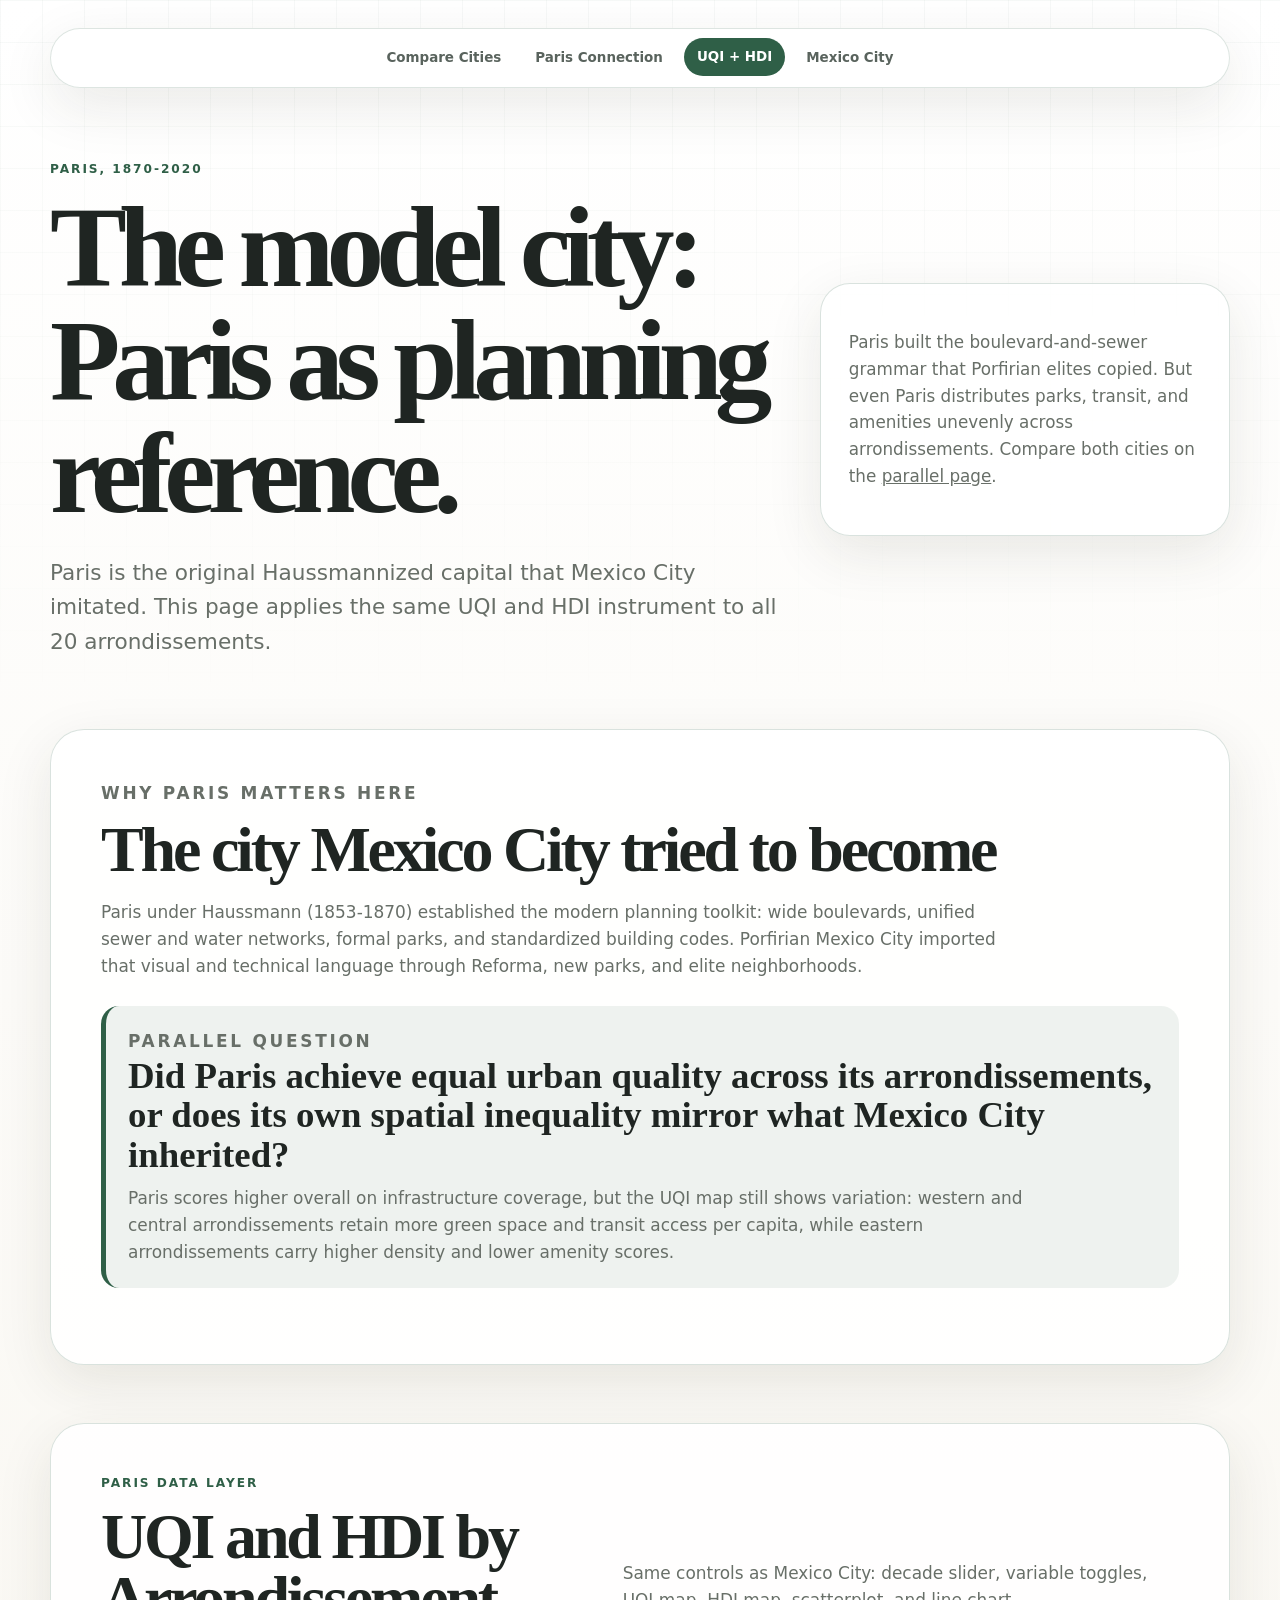
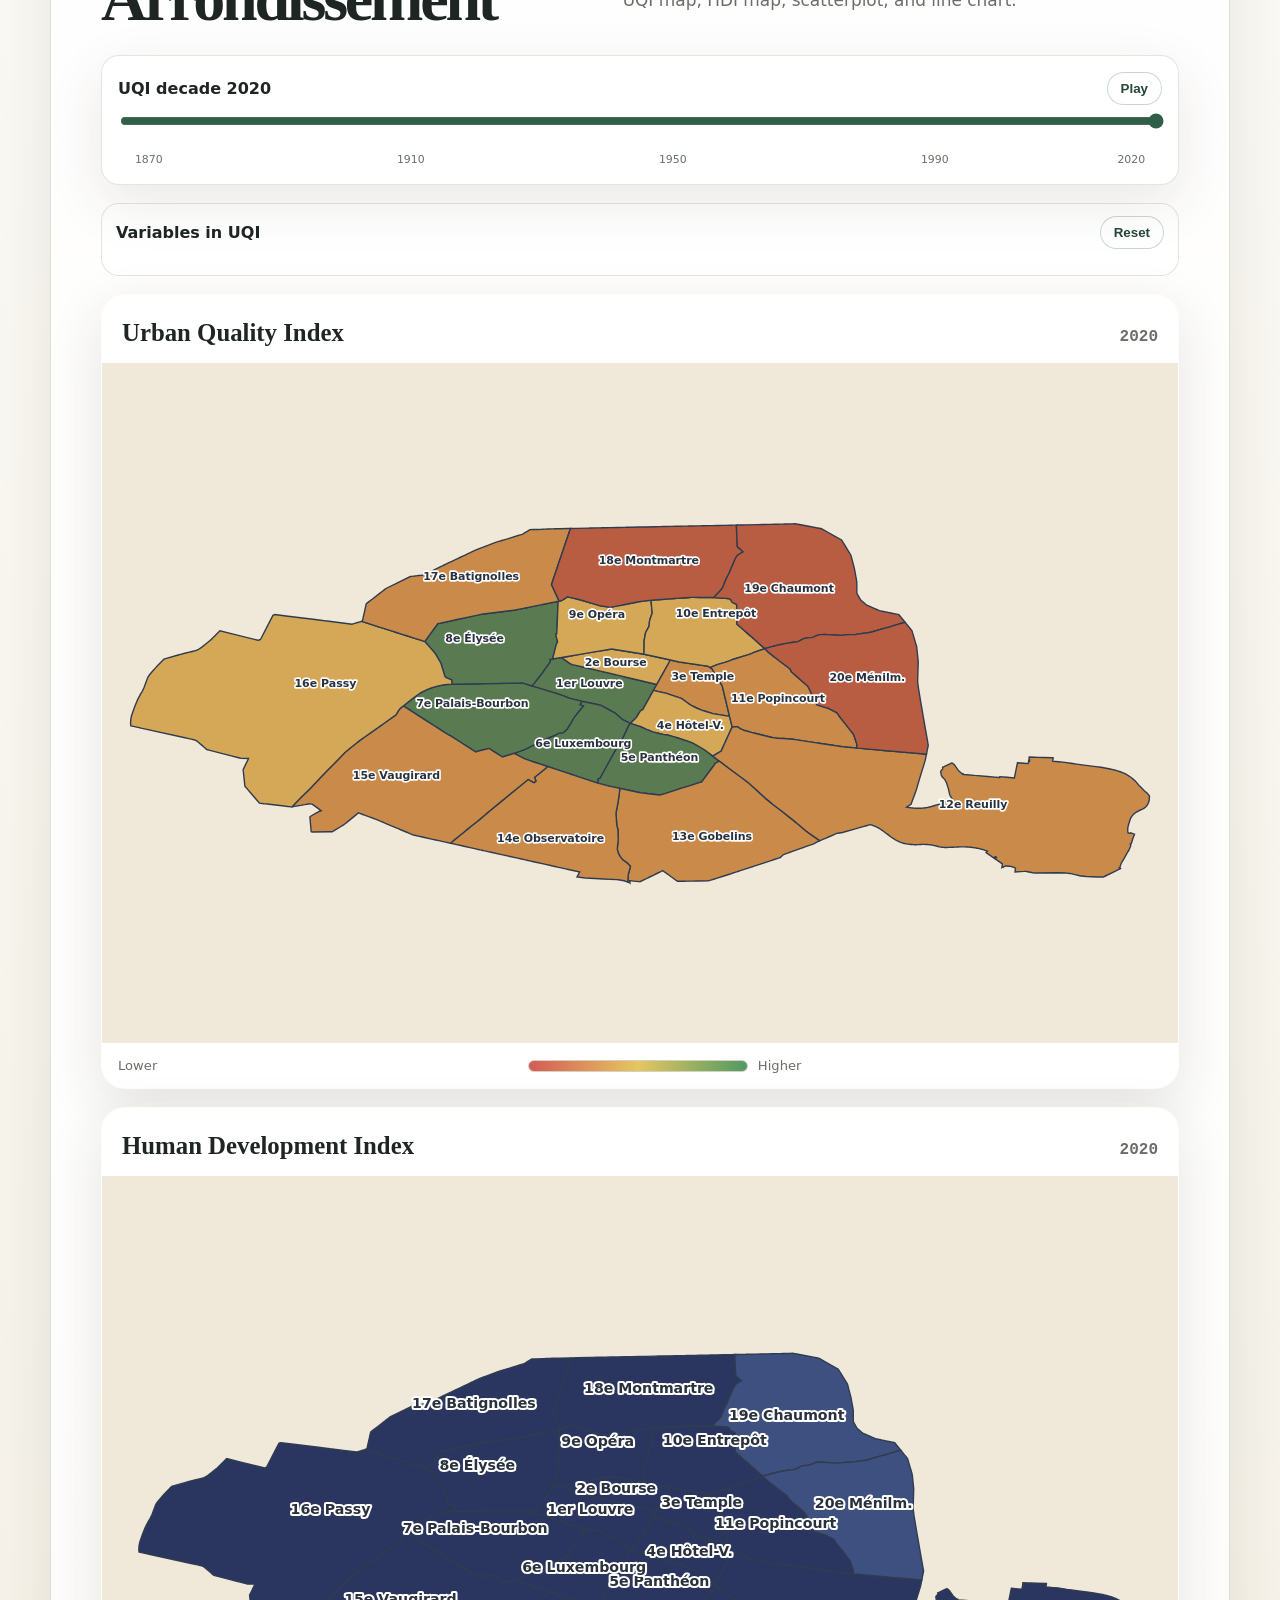
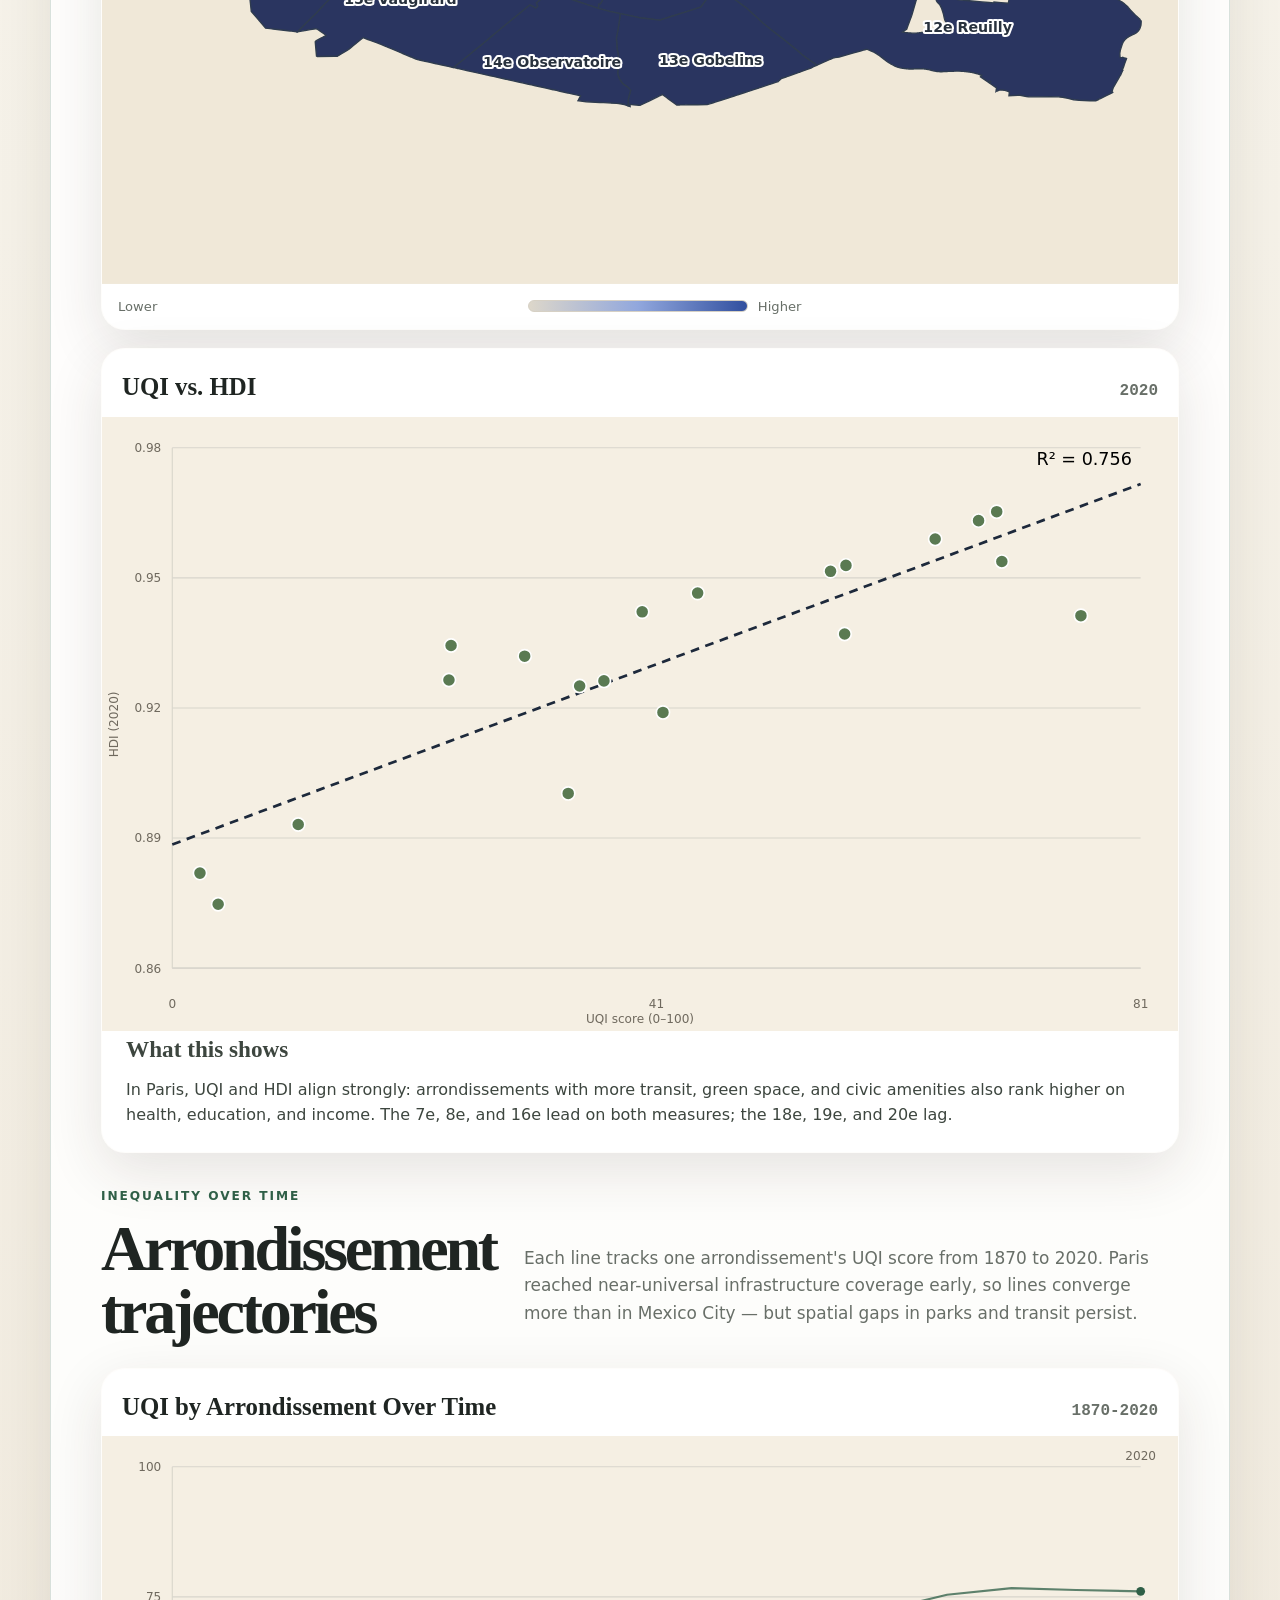
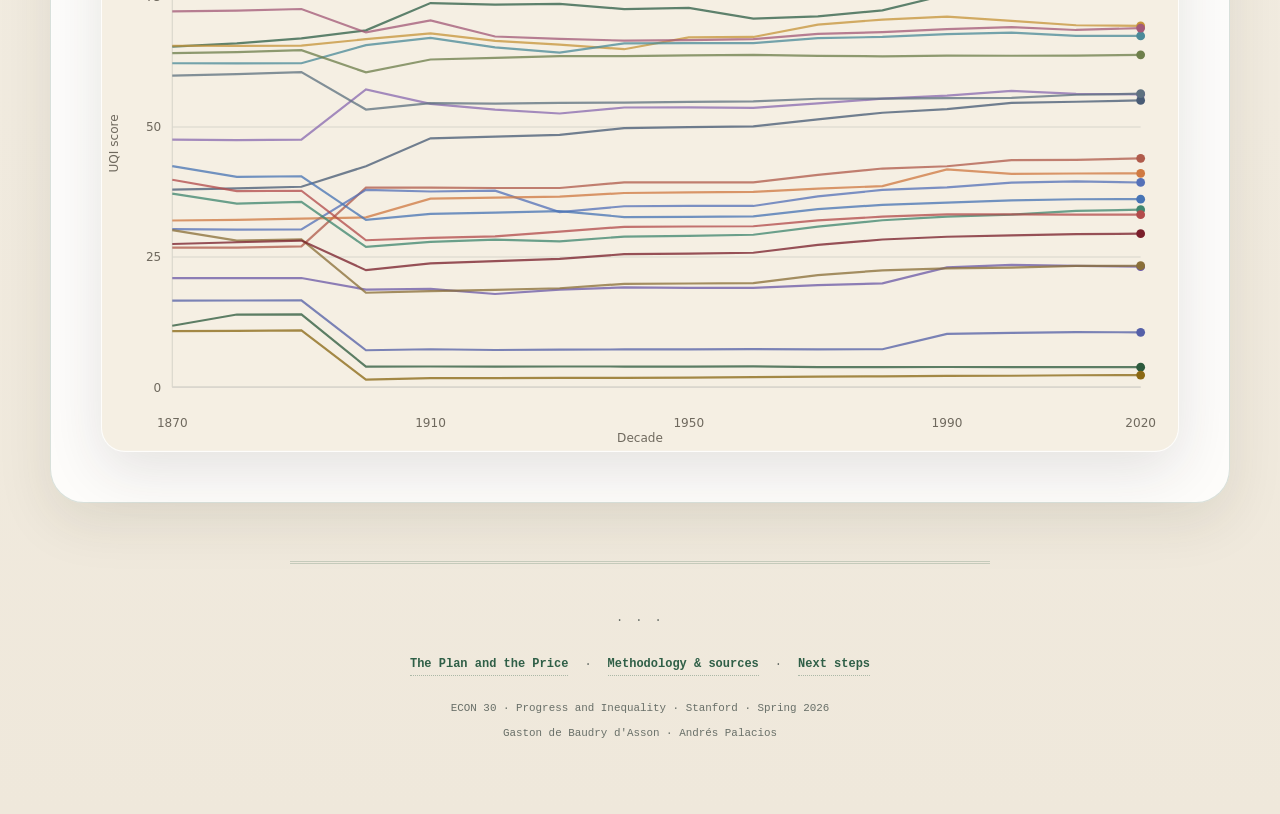
<file: paris/index.html>
<!doctype html>
<html lang="en">
<head>
  <meta charset="utf-8">
  <meta name="viewport" content="width=device-width, initial-scale=1">
  <title>Paris Urban Quality Index + HDI</title>
  <link rel="stylesheet" href="../styles-legacy.css">
</head>
<body>
  <header class="hero source-hero" id="top">
    <nav class="topbar" aria-label="Page navigation">
      <a href="../">Compare Cities</a>
      <a href="#intro">Paris Connection</a>
      <a href="#index-lab">UQI + HDI</a>
      <a href="../cdmx/">Mexico City</a>
    </nav>
    <div class="hero-grid reveal">
      <div>
        <p class="eyebrow">Paris, 1870-2020</p>
        <h1>The model city: Paris as planning reference.</h1>
        <p class="hero-copy">Paris is the original Haussmannized capital that Mexico City imitated. This page applies the same UQI and HDI instrument to all 20 arrondissements.</p>
      </div>
      <aside class="hero-panel">
        <p>Paris built the boulevard-and-sewer grammar that Porfirian elites copied. But even Paris distributes parks, transit, and amenities unevenly across arrondissements. Compare both cities on the <a href="../">parallel page</a>.</p>
      </aside>
    </div>
  </header>

  <main>
    <section class="thesis reveal" id="intro">
      <p class="eyebrow">Why Paris matters here</p>
      <h2>The city Mexico City tried to become</h2>
      <p>Paris under Haussmann (1853-1870) established the modern planning toolkit: wide boulevards, unified sewer and water networks, formal parks, and standardized building codes. Porfirian Mexico City imported that visual and technical language through Reforma, new parks, and elite neighborhoods.</p>
      <div class="research-question">
        <p class="eyebrow">Parallel question</p>
        <h3>Did Paris achieve equal urban quality across its arrondissements, or does its own spatial inequality mirror what Mexico City inherited?</h3>
        <p>Paris scores higher overall on infrastructure coverage, but the UQI map still shows variation: western and central arrondissements retain more green space and transit access per capita, while eastern arrondissements carry higher density and lower amenity scores.</p>
      </div>
    </section>

    <section class="lab reveal" id="index-lab">
      <div class="section-head">
        <div><p class="eyebrow">Paris data layer</p><h2>UQI and HDI by Arrondissement</h2></div>
        <p>Same controls as Mexico City: decade slider, variable toggles, UQI map, HDI map, scatterplot, and line chart.</p>
      </div>
      <div class="control-block map-slider sticky-slider"><div class="slider-heading"><label for="decadeSlider">UQI decade <strong id="decadeLabel">2020</strong></label><button id="playDecades" type="button">Play</button></div><input id="decadeSlider" type="range" min="0" max="15" value="15" step="1"><div id="decadeTicks" class="ticks"></div></div>
      <details class="variables-drawer">
        <summary>Variables in UQI <button id="resetVariables" type="button">Reset</button></summary>
        <div id="variableControls" class="variable-grid variable-grid-compact"></div>
      </details>
      <article class="viz-card big-map-card"><div class="viz-title"><h3>Urban Quality Index</h3><span id="uqiMapLabel">2020</span></div><div id="uqiMap" class="svg-frame big-map"></div><div class="legend"><span>Lower</span><div class="uqi-gradient"></div><span>Higher</span></div></article>
      <article class="viz-card hdi-section"><div class="viz-title"><h3>Human Development Index</h3><span id="hdiMapLabel">2020</span></div><div id="hdiMap" class="svg-frame"></div><div class="legend"><span>Lower</span><div class="hdi-gradient"></div><span>Higher</span></div></article>
      <article class="viz-card scatter-card"><div class="viz-title"><h3>UQI vs. HDI</h3><span id="scatterLabel">2020</span></div><div id="scatterPlot" class="chart-frame"></div><div class="interpretation"><h3>What this shows</h3><p>In Paris, UQI and HDI align strongly: arrondissements with more transit, green space, and civic amenities also rank higher on health, education, and income. The 7e, 8e, and 16e lead on both measures; the 18e, 19e, and 20e lag.</p></div></article>
      <section class="inequality-section">
        <div class="section-head">
          <div><p class="eyebrow">Inequality over time</p><h2>Arrondissement trajectories</h2></div>
          <p>Each line tracks one arrondissement's UQI score from 1870 to 2020. Paris reached near-universal infrastructure coverage early, so lines converge more than in Mexico City — but spatial gaps in parks and transit persist.</p>
        </div>
        <article class="viz-card"><div class="viz-title"><h3>UQI by Arrondissement Over Time</h3><span>1870-2020</span></div><div id="uqiLineChart" class="chart-frame"></div></article>
      </section>
    </section>
  </main>
  <footer class="site-footer">
    <div class="ornament">· · ·</div>
    <nav class="footer-nav">
      <a href="../">The Plan and the Price</a>
      <span class="footer-nav-sep" aria-hidden="true">·</span>
      <a href="../methodology.html">Methodology &amp; sources</a>
      <span class="footer-nav-sep" aria-hidden="true">·</span>
      <a href="../next-steps.html">Next steps</a>
    </nav>
    <p class="footer-course">ECON 30 · Progress and Inequality · Stanford · Spring 2026</p>
    <p class="footer-authors">Gaston de Baudry d'Asson · Andrés Palacios</p>
  </footer>
  <div id="tooltip" role="status" aria-live="polite"></div>
  <script src="../js/neighborhood-detail-panel.js"></script>
  <script src="../js/city-lab.js"></script>
  <script src="script.js"></script>
</body>
</html>
</file>
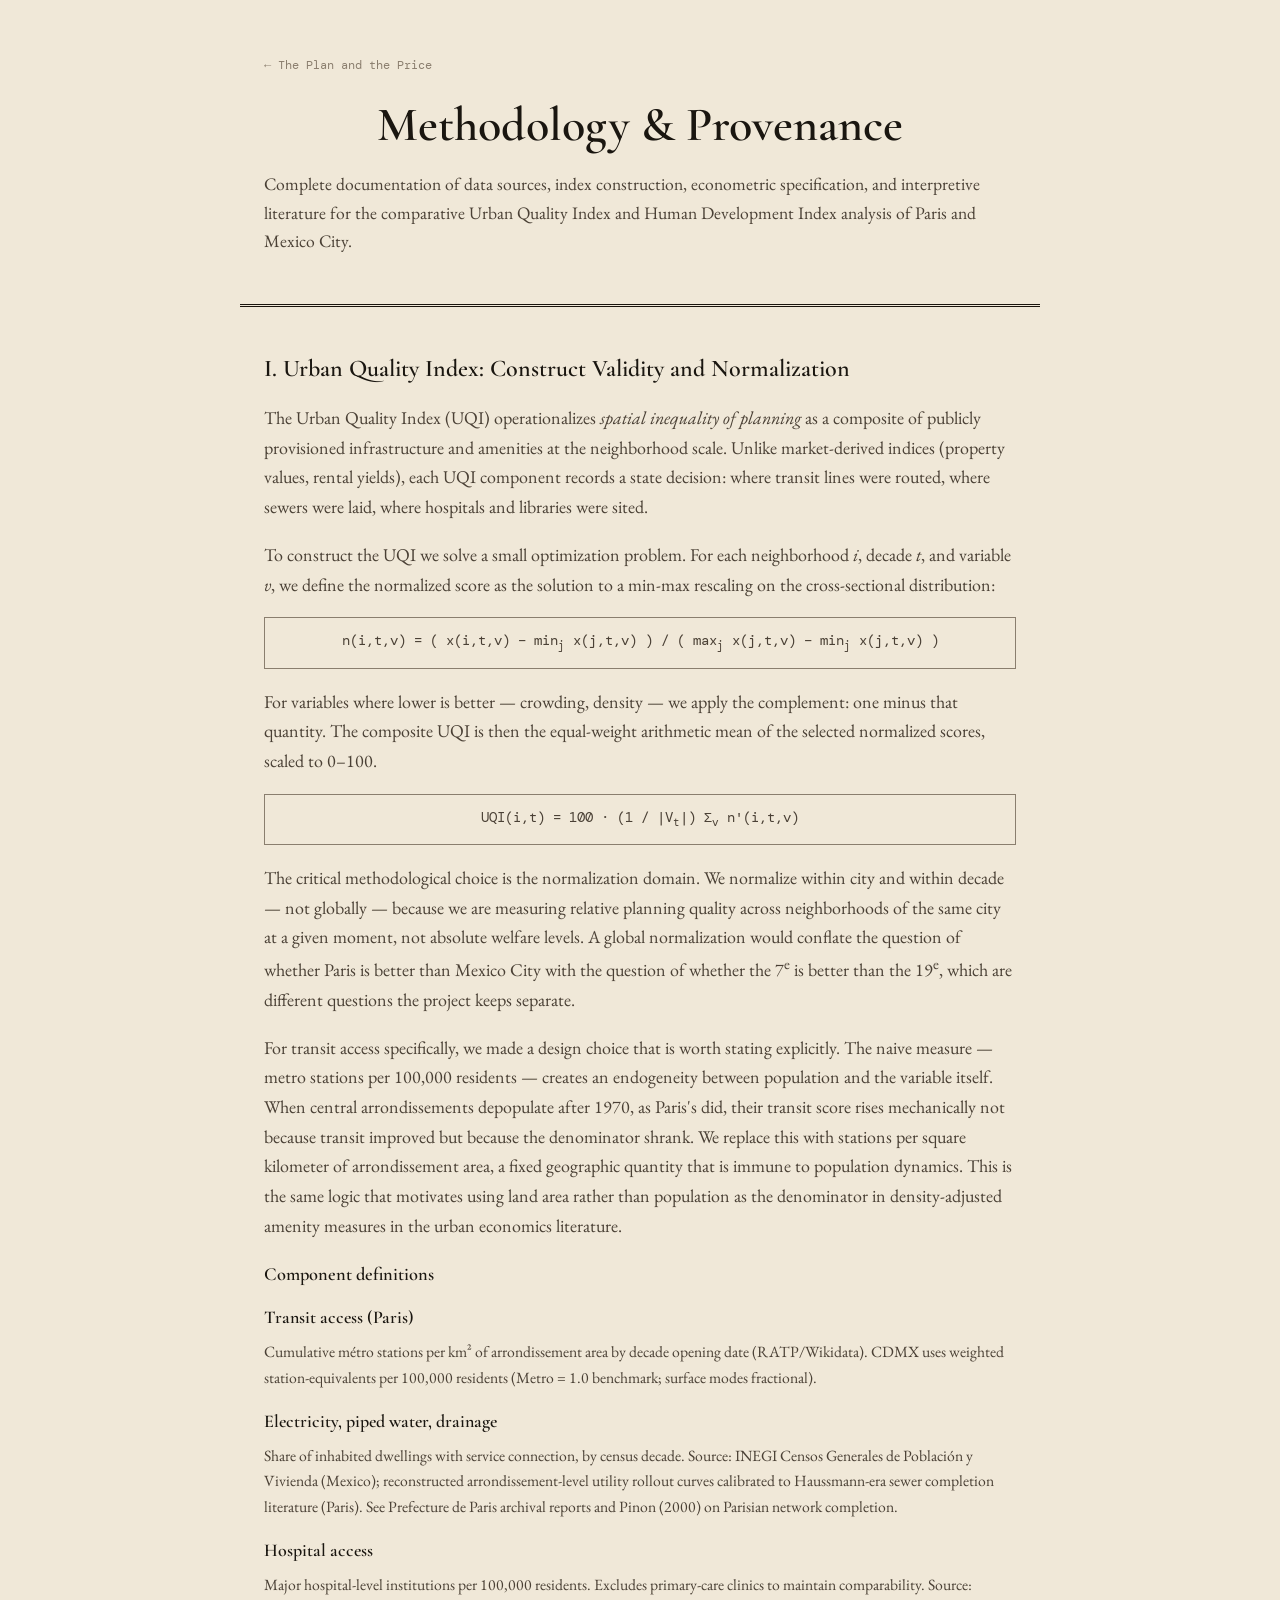
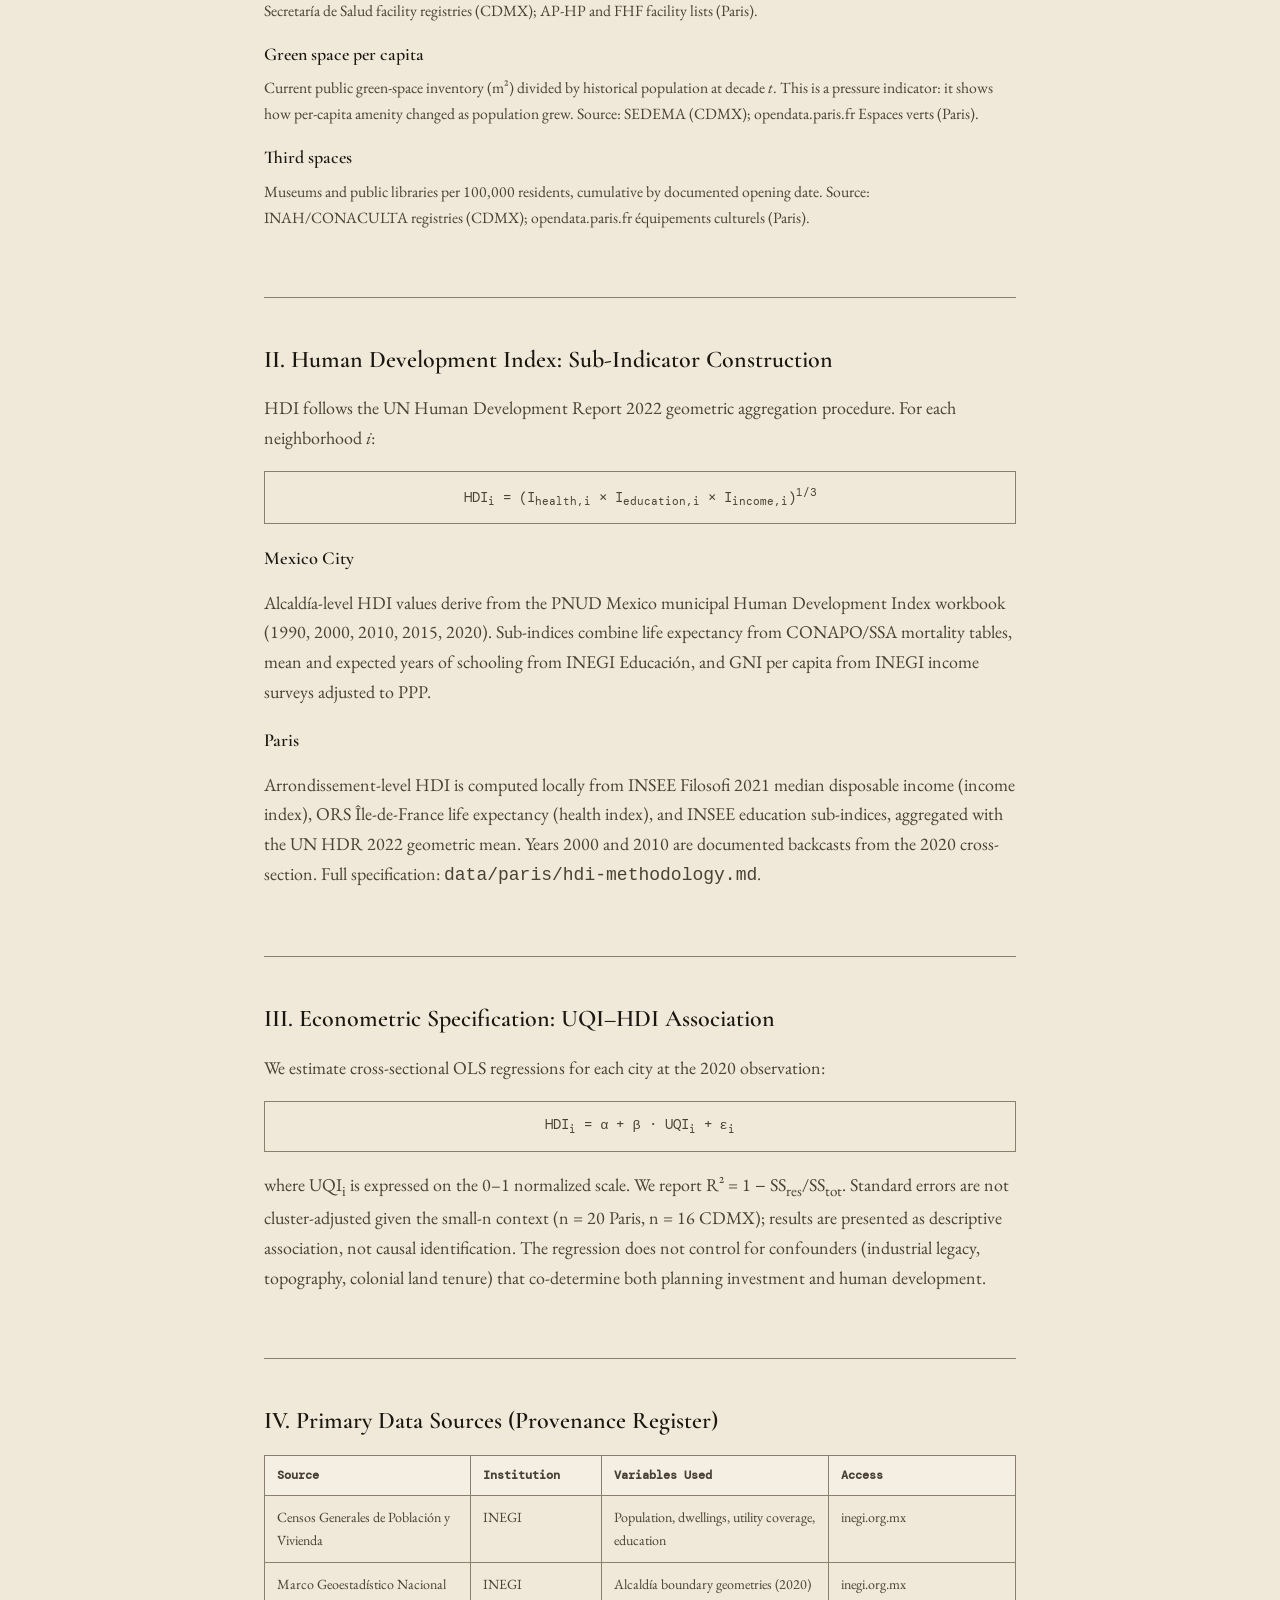
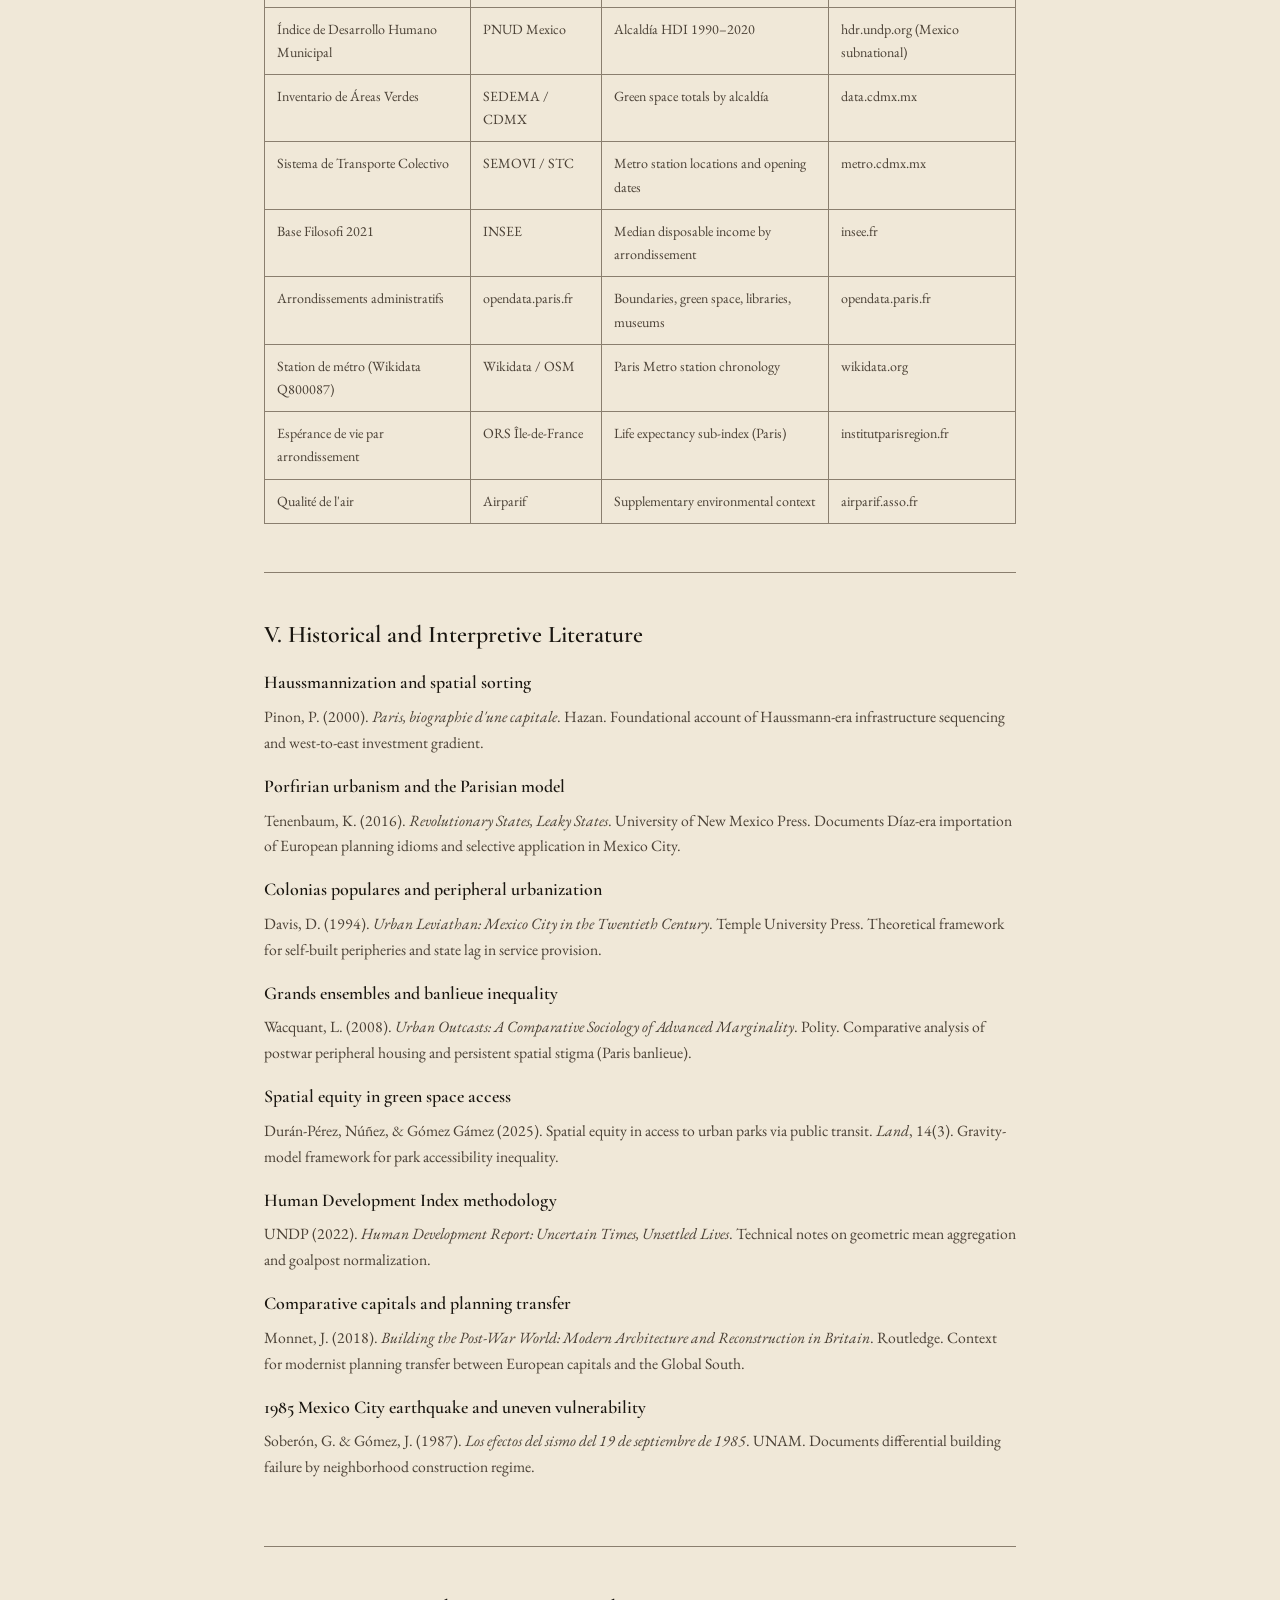
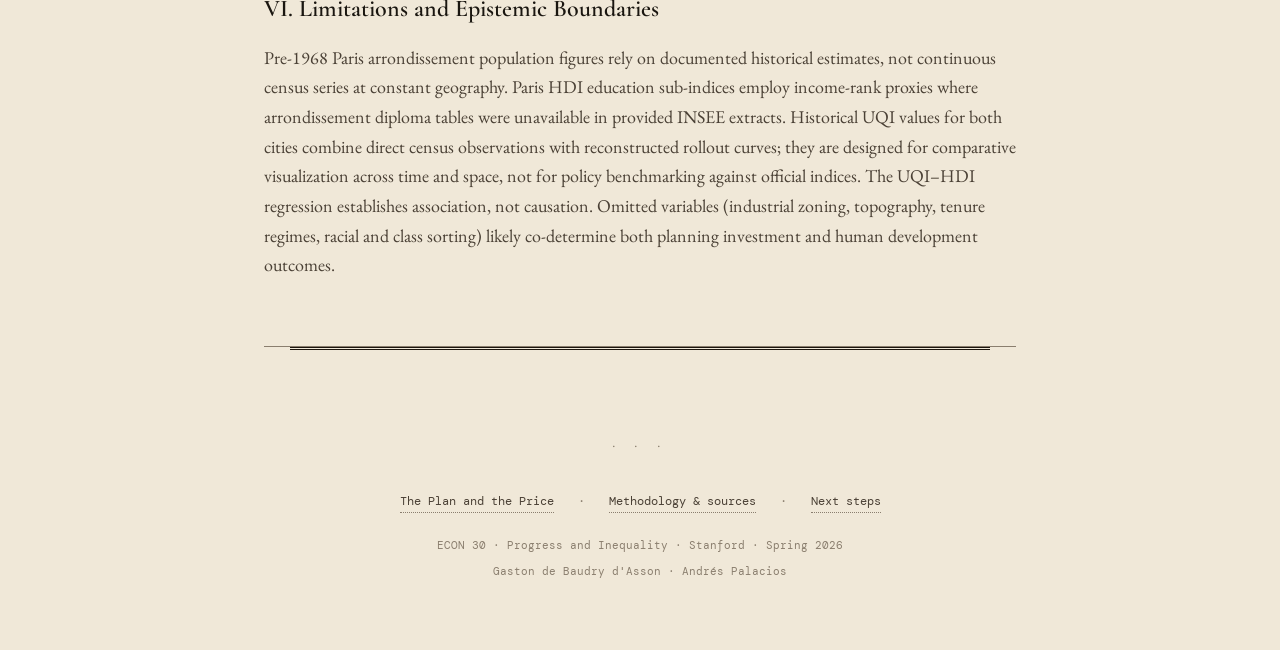
<file: methodology.html>
<!doctype html>
<html lang="en">
<head>
  <meta charset="utf-8">
  <meta name="viewport" content="width=device-width, initial-scale=1">
  <title>Methodology &amp; Sources — The Plan and the Price</title>
  <link rel="preconnect" href="https://fonts.googleapis.com">
  <link rel="preconnect" href="https://fonts.gstatic.com" crossorigin>
  <link href="https://fonts.googleapis.com/css2?family=Cormorant+Garamond:ital,wght@0,400;0,600;0,700;1,400&family=DM+Mono:wght@400;500&family=EB+Garamond:ital,wght@0,400;0,500;1,400&display=swap" rel="stylesheet">
  <link rel="stylesheet" href="styles.css">
</head>
<body class="plan-page methodology-page">

  <header class="method-header">
    <a class="back-link" href="index.html">← The Plan and the Price</a>
    <h1>Methodology &amp; Provenance</h1>
    <p class="method-lead">Complete documentation of data sources, index construction, econometric specification, and interpretive literature for the comparative Urban Quality Index and Human Development Index analysis of Paris and Mexico City.</p>
  </header>

  <main class="method-main">

    <section class="method-section">
      <h2>I. Urban Quality Index: Construct Validity and Normalization</h2>
      <p>The Urban Quality Index (UQI) operationalizes <em>spatial inequality of planning</em> as a composite of publicly provisioned infrastructure and amenities at the neighborhood scale. Unlike market-derived indices (property values, rental yields), each UQI component records a state decision: where transit lines were routed, where sewers were laid, where hospitals and libraries were sited.</p>
      <p>To construct the UQI we solve a small optimization problem. For each neighborhood <em>i</em>, decade <em>t</em>, and variable <em>v</em>, we define the normalized score as the solution to a min-max rescaling on the cross-sectional distribution:</p>
      <p class="math-formula">n(i,t,v) = ( x(i,t,v) − min<sub>j</sub> x(j,t,v) ) / ( max<sub>j</sub> x(j,t,v) − min<sub>j</sub> x(j,t,v) )</p>
      <p>For variables where lower is better — crowding, density — we apply the complement: one minus that quantity. The composite UQI is then the equal-weight arithmetic mean of the selected normalized scores, scaled to 0–100.</p>
      <p class="math-formula">UQI(i,t) = 100 · (1 / |V<sub>t</sub>|) Σ<sub>v</sub> n′(i,t,v)</p>
      <p>The critical methodological choice is the normalization domain. We normalize within city and within decade — not globally — because we are measuring relative planning quality across neighborhoods of the same city at a given moment, not absolute welfare levels. A global normalization would conflate the question of whether Paris is better than Mexico City with the question of whether the 7<sup>e</sup> is better than the 19<sup>e</sup>, which are different questions the project keeps separate.</p>
      <p>For transit access specifically, we made a design choice that is worth stating explicitly. The naive measure — metro stations per 100,000 residents — creates an endogeneity between population and the variable itself. When central arrondissements depopulate after 1970, as Paris's did, their transit score rises mechanically not because transit improved but because the denominator shrank. We replace this with stations per square kilometer of arrondissement area, a fixed geographic quantity that is immune to population dynamics. This is the same logic that motivates using land area rather than population as the denominator in density-adjusted amenity measures in the urban economics literature.</p>
      <h3>Component definitions</h3>
      <dl class="method-dl">
        <dt>Transit access (Paris)</dt>
        <dd>Cumulative métro stations per km² of arrondissement area by decade opening date (RATP/Wikidata). CDMX uses weighted station-equivalents per 100,000 residents (Metro = 1.0 benchmark; surface modes fractional).</dd>
        <dt>Electricity, piped water, drainage</dt>
        <dd>Share of inhabited dwellings with service connection, by census decade. Source: INEGI Censos Generales de Población y Vivienda (Mexico); reconstructed arrondissement-level utility rollout curves calibrated to Haussmann-era sewer completion literature (Paris). See Prefecture de Paris archival reports and Pinon (2000) on Parisian network completion.</dd>
        <dt>Hospital access</dt>
        <dd>Major hospital-level institutions per 100,000 residents. Excludes primary-care clinics to maintain comparability. Source: Secretaría de Salud facility registries (CDMX); AP-HP and FHF facility lists (Paris).</dd>
        <dt>Green space per capita</dt>
        <dd>Current public green-space inventory (m²) divided by historical population at decade <em>t</em>. This is a pressure indicator: it shows how per-capita amenity changed as population grew. Source: SEDEMA (CDMX); opendata.paris.fr Espaces verts (Paris).</dd>
        <dt>Third spaces</dt>
        <dd>Museums and public libraries per 100,000 residents, cumulative by documented opening date. Source: INAH/CONACULTA registries (CDMX); opendata.paris.fr équipements culturels (Paris).</dd>
      </dl>
    </section>

    <section class="method-section">
      <h2>II. Human Development Index: Sub-Indicator Construction</h2>
      <p>HDI follows the UN Human Development Report 2022 geometric aggregation procedure. For each neighborhood <em>i</em>:</p>
      <p class="math-formula">HDI<sub>i</sub> = (I<sub>health,i</sub> × I<sub>education,i</sub> × I<sub>income,i</sub>)<sup>1/3</sup></p>
      <h3>Mexico City</h3>
      <p>Alcaldía-level HDI values derive from the PNUD Mexico municipal Human Development Index workbook (1990, 2000, 2010, 2015, 2020). Sub-indices combine life expectancy from CONAPO/SSA mortality tables, mean and expected years of schooling from INEGI Educación, and GNI per capita from INEGI income surveys adjusted to PPP.</p>
      <h3>Paris</h3>
      <p>Arrondissement-level HDI is computed locally from INSEE Filosofi 2021 median disposable income (income index), ORS Île-de-France life expectancy (health index), and INSEE education sub-indices, aggregated with the UN HDR 2022 geometric mean. Years 2000 and 2010 are documented backcasts from the 2020 cross-section. Full specification: <code>data/paris/hdi-methodology.md</code>.</p>
    </section>

    <section class="method-section">
      <h2>III. Econometric Specification: UQI–HDI Association</h2>
      <p>We estimate cross-sectional OLS regressions for each city at the 2020 observation:</p>
      <p class="math-formula">HDI<sub>i</sub> = α + β · UQI<sub>i</sub> + ε<sub>i</sub></p>
      <p>where UQI<sub>i</sub> is expressed on the 0–1 normalized scale. We report R² = 1 − SS<sub>res</sub>/SS<sub>tot</sub>. Standard errors are not cluster-adjusted given the small-n context (n = 20 Paris, n = 16 CDMX); results are presented as descriptive association, not causal identification. The regression does not control for confounders (industrial legacy, topography, colonial land tenure) that co-determine both planning investment and human development.</p>
    </section>

    <section class="method-section">
      <h2>IV. Primary Data Sources (Provenance Register)</h2>
      <table class="source-table">
        <thead><tr><th>Source</th><th>Institution</th><th>Variables Used</th><th>Access</th></tr></thead>
        <tbody>
          <tr><td>Censos Generales de Población y Vivienda</td><td>INEGI</td><td>Population, dwellings, utility coverage, education</td><td>inegi.org.mx</td></tr>
          <tr><td>Marco Geoestadístico Nacional</td><td>INEGI</td><td>Alcaldía boundary geometries (2020)</td><td>inegi.org.mx</td></tr>
          <tr><td>Índice de Desarrollo Humano Municipal</td><td>PNUD Mexico</td><td>Alcaldía HDI 1990–2020</td><td>hdr.undp.org (Mexico subnational)</td></tr>
          <tr><td>Inventario de Áreas Verdes</td><td>SEDEMA / CDMX</td><td>Green space totals by alcaldía</td><td>data.cdmx.mx</td></tr>
          <tr><td>Sistema de Transporte Colectivo</td><td>SEMOVI / STC</td><td>Metro station locations and opening dates</td><td>metro.cdmx.mx</td></tr>
          <tr><td>Base Filosofi 2021</td><td>INSEE</td><td>Median disposable income by arrondissement</td><td>insee.fr</td></tr>
          <tr><td>Arrondissements administratifs</td><td>opendata.paris.fr</td><td>Boundaries, green space, libraries, museums</td><td>opendata.paris.fr</td></tr>
          <tr><td>Station de métro (Wikidata Q800087)</td><td>Wikidata / OSM</td><td>Paris Metro station chronology</td><td>wikidata.org</td></tr>
          <tr><td>Espérance de vie par arrondissement</td><td>ORS Île-de-France</td><td>Life expectancy sub-index (Paris)</td><td>institutparisregion.fr</td></tr>
          <tr><td>Qualité de l'air</td><td>Airparif</td><td>Supplementary environmental context</td><td>airparif.asso.fr</td></tr>
        </tbody>
      </table>
    </section>

    <section class="method-section">
      <h2>V. Historical and Interpretive Literature</h2>
      <dl class="method-dl">
        <dt>Haussmannization and spatial sorting</dt>
        <dd>Pinon, P. (2000). <em>Paris, biographie d'une capitale</em>. Hazan. Foundational account of Haussmann-era infrastructure sequencing and west-to-east investment gradient.</dd>
        <dt>Porfirian urbanism and the Parisian model</dt>
        <dd>Tenenbaum, K. (2016). <em>Revolutionary States, Leaky States</em>. University of New Mexico Press. Documents Díaz-era importation of European planning idioms and selective application in Mexico City.</dd>
        <dt>Colonias populares and peripheral urbanization</dt>
        <dd>Davis, D. (1994). <em>Urban Leviathan: Mexico City in the Twentieth Century</em>. Temple University Press. Theoretical framework for self-built peripheries and state lag in service provision.</dd>
        <dt>Grands ensembles and banlieue inequality</dt>
        <dd>Wacquant, L. (2008). <em>Urban Outcasts: A Comparative Sociology of Advanced Marginality</em>. Polity. Comparative analysis of postwar peripheral housing and persistent spatial stigma (Paris banlieue).</dd>
        <dt>Spatial equity in green space access</dt>
        <dd>Durán-Pérez, Núñez, &amp; Gómez Gámez (2025). Spatial equity in access to urban parks via public transit. <em>Land</em>, 14(3). Gravity-model framework for park accessibility inequality.</dd>
        <dt>Human Development Index methodology</dt>
        <dd>UNDP (2022). <em>Human Development Report: Uncertain Times, Unsettled Lives</em>. Technical notes on geometric mean aggregation and goalpost normalization.</dd>
        <dt>Comparative capitals and planning transfer</dt>
        <dd>Monnet, J. (2018). <em>Building the Post-War World: Modern Architecture and Reconstruction in Britain</em>. Routledge. Context for modernist planning transfer between European capitals and the Global South.</dd>
        <dt>1985 Mexico City earthquake and uneven vulnerability</dt>
        <dd>Soberón, G. &amp; Gómez, J. (1987). <em>Los efectos del sismo del 19 de septiembre de 1985</em>. UNAM. Documents differential building failure by neighborhood construction regime.</dd>
      </dl>
    </section>

    <section class="method-section">
      <h2>VI. Limitations and Epistemic Boundaries</h2>
      <p>Pre-1968 Paris arrondissement population figures rely on documented historical estimates, not continuous census series at constant geography. Paris HDI education sub-indices employ income-rank proxies where arrondissement diploma tables were unavailable in provided INSEE extracts. Historical UQI values for both cities combine direct census observations with reconstructed rollout curves; they are designed for comparative visualization across time and space, not for policy benchmarking against official indices. The UQI–HDI regression establishes association, not causation. Omitted variables (industrial zoning, topography, tenure regimes, racial and class sorting) likely co-determine both planning investment and human development outcomes.</p>
    </section>

  </main>

  <footer class="site-footer">
    <div class="ornament">· · ·</div>
    <nav class="footer-nav">
      <a href="index.html">The Plan and the Price</a>
      <span class="footer-nav-sep" aria-hidden="true">·</span>
      <a href="methodology.html">Methodology &amp; sources</a>
      <span class="footer-nav-sep" aria-hidden="true">·</span>
      <a href="next-steps.html">Next steps</a>
    </nav>
    <p class="footer-course">ECON 30 · Progress and Inequality · Stanford · Spring 2026</p>
    <p class="footer-authors">Gaston de Baudry d'Asson · Andrés Palacios</p>
  </footer>

</body>
</html>
</file>
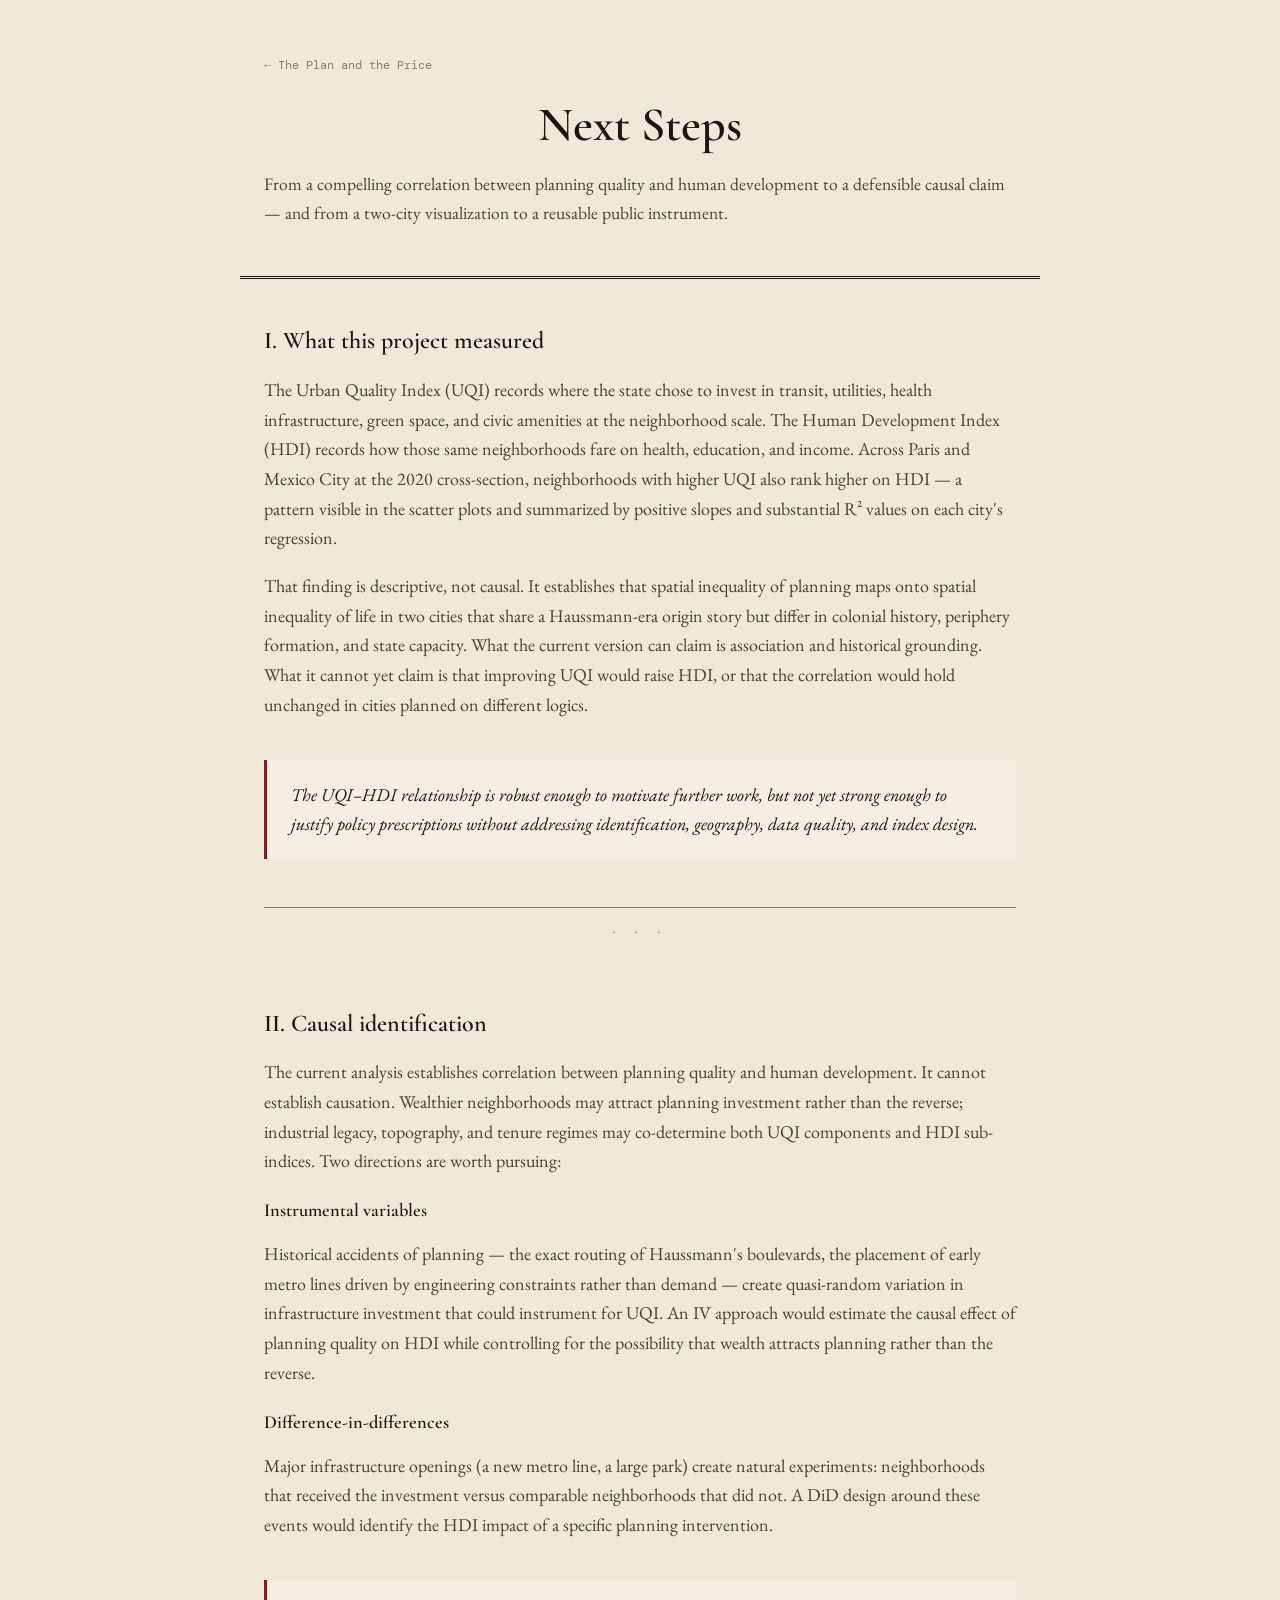
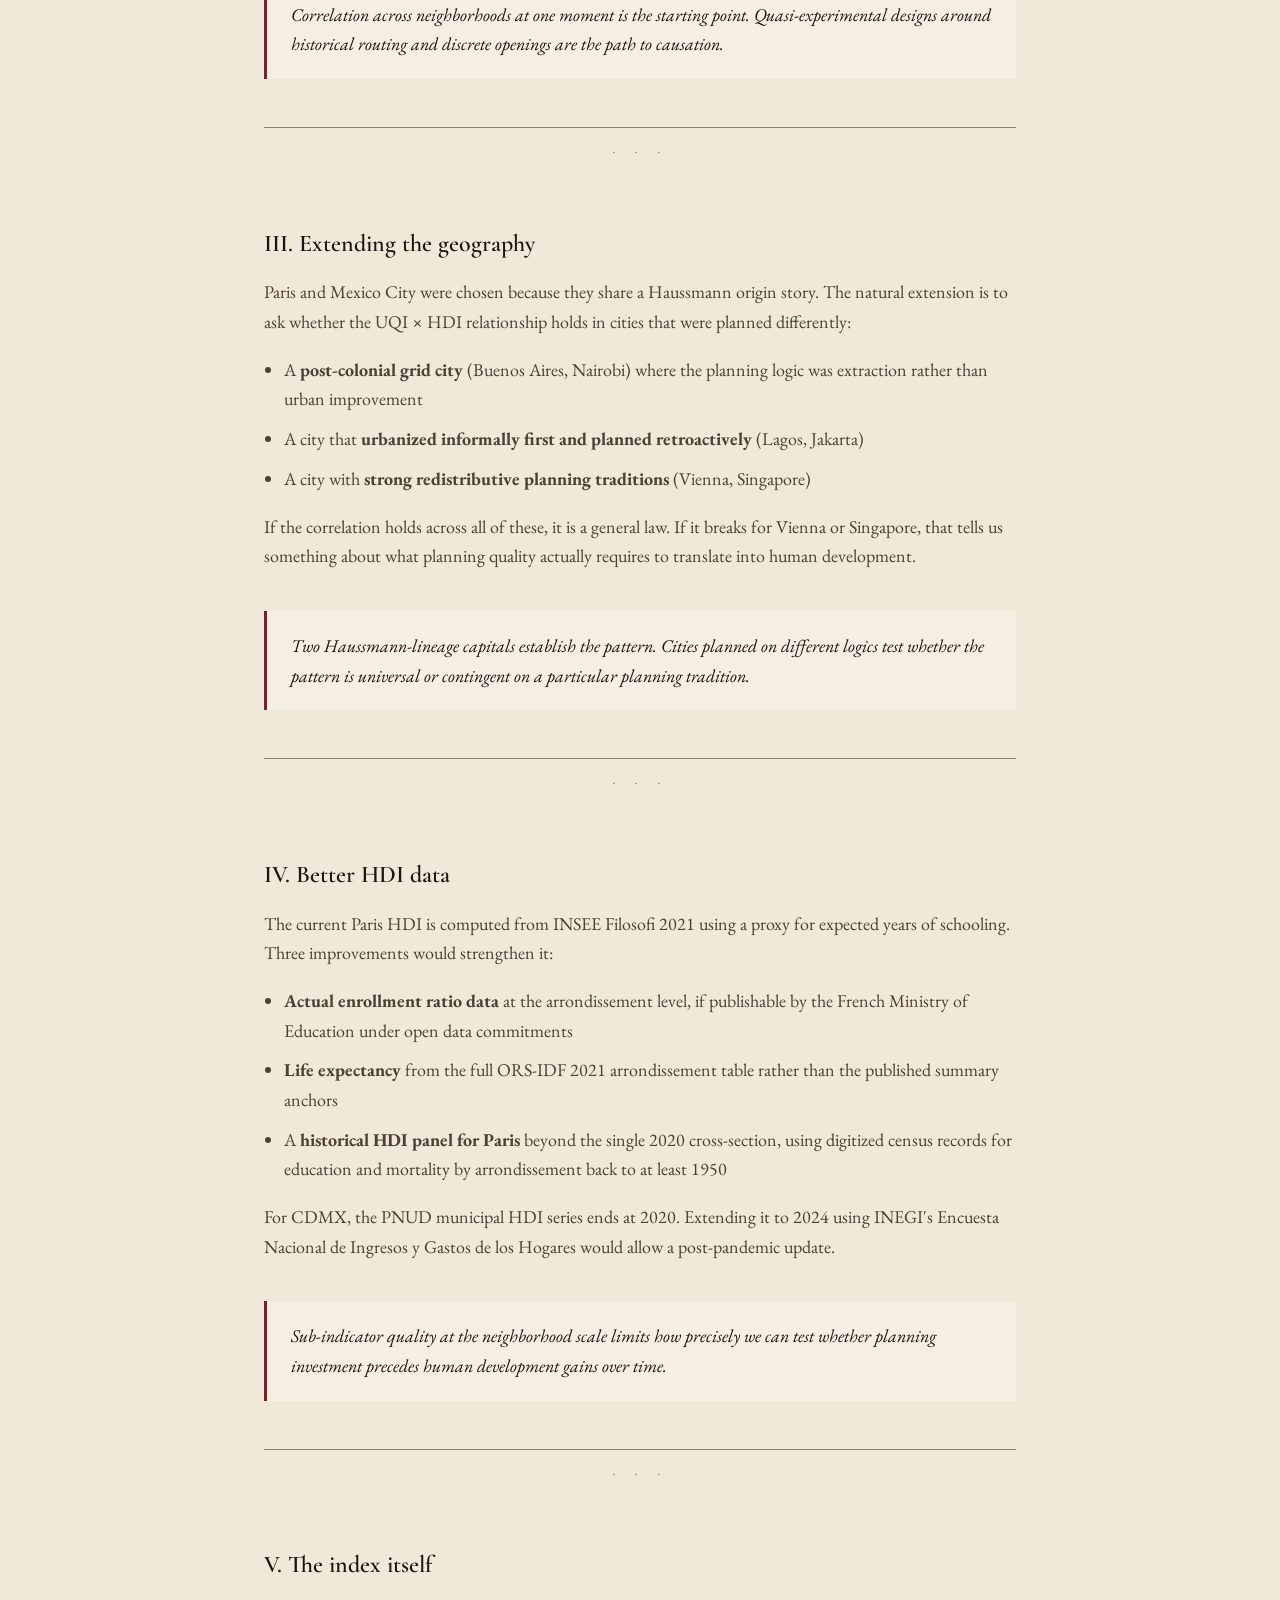
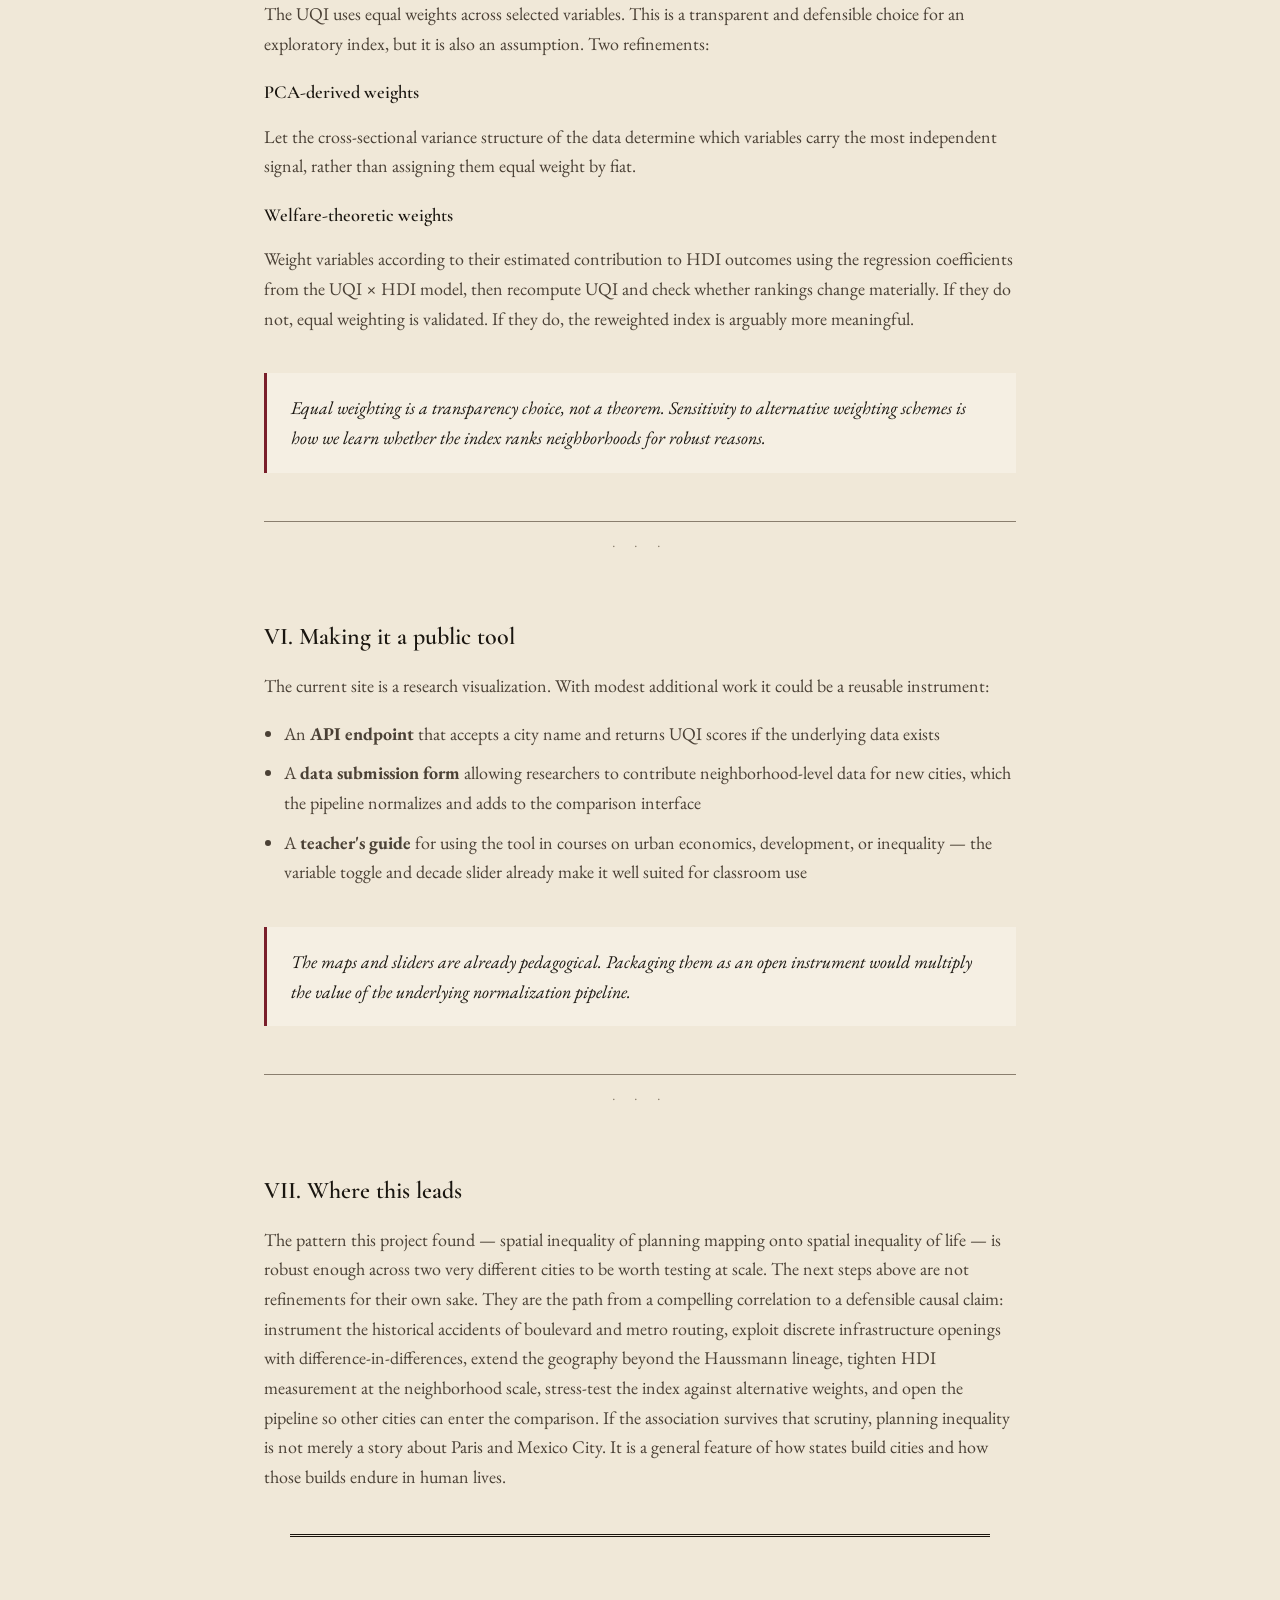
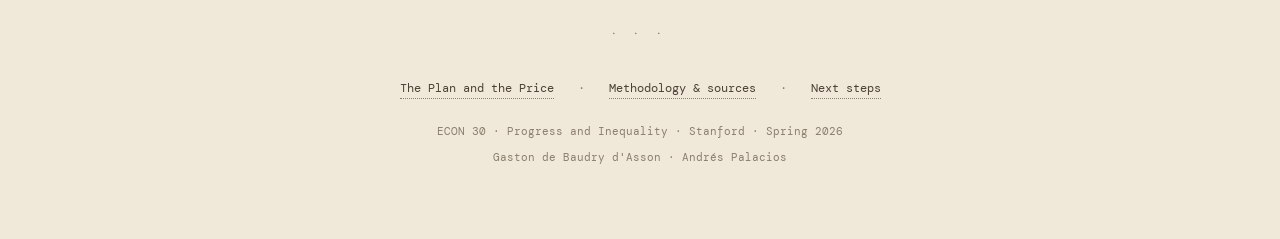
<file: next-steps.html>
<!doctype html>
<html lang="en">
<head>
  <meta charset="utf-8">
  <meta name="viewport" content="width=device-width, initial-scale=1">
  <title>Next Steps — The Plan and the Price</title>
  <link rel="preconnect" href="https://fonts.googleapis.com">
  <link rel="preconnect" href="https://fonts.gstatic.com" crossorigin>
  <link href="https://fonts.googleapis.com/css2?family=Cormorant+Garamond:ital,wght@0,400;0,600;0,700;1,400&family=DM+Mono:wght@400;500&family=EB+Garamond:ital,wght@0,400;0,500;1,400&display=swap" rel="stylesheet">
  <link rel="stylesheet" href="styles.css">
</head>
<body class="plan-page methodology-page">

  <header class="method-header">
    <a class="back-link" href="index.html">← The Plan and the Price</a>
    <h1>Next Steps</h1>
    <p class="method-lead">From a compelling correlation between planning quality and human development to a defensible causal claim — and from a two-city visualization to a reusable public instrument.</p>
  </header>

  <main class="method-main">

    <section class="method-section">
      <h2>I. What this project measured</h2>
      <p>The Urban Quality Index (UQI) records where the state chose to invest in transit, utilities, health infrastructure, green space, and civic amenities at the neighborhood scale. The Human Development Index (HDI) records how those same neighborhoods fare on health, education, and income. Across Paris and Mexico City at the 2020 cross-section, neighborhoods with higher UQI also rank higher on HDI — a pattern visible in the scatter plots and summarized by positive slopes and substantial R² values on each city's regression.</p>
      <p>That finding is descriptive, not causal. It establishes that spatial inequality of planning maps onto spatial inequality of life in two cities that share a Haussmann-era origin story but differ in colonial history, periphery formation, and state capacity. What the current version can claim is association and historical grounding. What it cannot yet claim is that improving UQI would raise HDI, or that the correlation would hold unchanged in cities planned on different logics.</p>
      <blockquote class="stakes-line">
        <p>The UQI–HDI relationship is robust enough to motivate further work, but not yet strong enough to justify policy prescriptions without addressing identification, geography, data quality, and index design.</p>
      </blockquote>
    </section>

    <div class="ornament method-ornament">· · ·</div>

    <section class="method-section">
      <h2>II. Causal identification</h2>
      <p>The current analysis establishes correlation between planning quality and human development. It cannot establish causation. Wealthier neighborhoods may attract planning investment rather than the reverse; industrial legacy, topography, and tenure regimes may co-determine both UQI components and HDI sub-indices. Two directions are worth pursuing:</p>
      <h3>Instrumental variables</h3>
      <p>Historical accidents of planning — the exact routing of Haussmann's boulevards, the placement of early metro lines driven by engineering constraints rather than demand — create quasi-random variation in infrastructure investment that could instrument for UQI. An IV approach would estimate the causal effect of planning quality on HDI while controlling for the possibility that wealth attracts planning rather than the reverse.</p>
      <h3>Difference-in-differences</h3>
      <p>Major infrastructure openings (a new metro line, a large park) create natural experiments: neighborhoods that received the investment versus comparable neighborhoods that did not. A DiD design around these events would identify the HDI impact of a specific planning intervention.</p>
      <blockquote class="stakes-line">
        <p>Correlation across neighborhoods at one moment is the starting point. Quasi-experimental designs around historical routing and discrete openings are the path to causation.</p>
      </blockquote>
    </section>

    <div class="ornament method-ornament">· · ·</div>

    <section class="method-section">
      <h2>III. Extending the geography</h2>
      <p>Paris and Mexico City were chosen because they share a Haussmann origin story. The natural extension is to ask whether the UQI × HDI relationship holds in cities that were planned differently:</p>
      <ul class="method-list">
        <li>A <strong>post-colonial grid city</strong> (Buenos Aires, Nairobi) where the planning logic was extraction rather than urban improvement</li>
        <li>A city that <strong>urbanized informally first and planned retroactively</strong> (Lagos, Jakarta)</li>
        <li>A city with <strong>strong redistributive planning traditions</strong> (Vienna, Singapore)</li>
      </ul>
      <p>If the correlation holds across all of these, it is a general law. If it breaks for Vienna or Singapore, that tells us something about what planning quality actually requires to translate into human development.</p>
      <blockquote class="stakes-line">
        <p>Two Haussmann-lineage capitals establish the pattern. Cities planned on different logics test whether the pattern is universal or contingent on a particular planning tradition.</p>
      </blockquote>
    </section>

    <div class="ornament method-ornament">· · ·</div>

    <section class="method-section">
      <h2>IV. Better HDI data</h2>
      <p>The current Paris HDI is computed from INSEE Filosofi 2021 using a proxy for expected years of schooling. Three improvements would strengthen it:</p>
      <ul class="method-list">
        <li><strong>Actual enrollment ratio data</strong> at the arrondissement level, if publishable by the French Ministry of Education under open data commitments</li>
        <li><strong>Life expectancy</strong> from the full ORS-IDF 2021 arrondissement table rather than the published summary anchors</li>
        <li>A <strong>historical HDI panel for Paris</strong> beyond the single 2020 cross-section, using digitized census records for education and mortality by arrondissement back to at least 1950</li>
      </ul>
      <p>For CDMX, the PNUD municipal HDI series ends at 2020. Extending it to 2024 using INEGI's Encuesta Nacional de Ingresos y Gastos de los Hogares would allow a post-pandemic update.</p>
      <blockquote class="stakes-line">
        <p>Sub-indicator quality at the neighborhood scale limits how precisely we can test whether planning investment precedes human development gains over time.</p>
      </blockquote>
    </section>

    <div class="ornament method-ornament">· · ·</div>

    <section class="method-section">
      <h2>V. The index itself</h2>
      <p>The UQI uses equal weights across selected variables. This is a transparent and defensible choice for an exploratory index, but it is also an assumption. Two refinements:</p>
      <h3>PCA-derived weights</h3>
      <p>Let the cross-sectional variance structure of the data determine which variables carry the most independent signal, rather than assigning them equal weight by fiat.</p>
      <h3>Welfare-theoretic weights</h3>
      <p>Weight variables according to their estimated contribution to HDI outcomes using the regression coefficients from the UQI × HDI model, then recompute UQI and check whether rankings change materially. If they do not, equal weighting is validated. If they do, the reweighted index is arguably more meaningful.</p>
      <blockquote class="stakes-line">
        <p>Equal weighting is a transparency choice, not a theorem. Sensitivity to alternative weighting schemes is how we learn whether the index ranks neighborhoods for robust reasons.</p>
      </blockquote>
    </section>

    <div class="ornament method-ornament">· · ·</div>

    <section class="method-section">
      <h2>VI. Making it a public tool</h2>
      <p>The current site is a research visualization. With modest additional work it could be a reusable instrument:</p>
      <ul class="method-list">
        <li>An <strong>API endpoint</strong> that accepts a city name and returns UQI scores if the underlying data exists</li>
        <li>A <strong>data submission form</strong> allowing researchers to contribute neighborhood-level data for new cities, which the pipeline normalizes and adds to the comparison interface</li>
        <li>A <strong>teacher's guide</strong> for using the tool in courses on urban economics, development, or inequality — the variable toggle and decade slider already make it well suited for classroom use</li>
      </ul>
      <blockquote class="stakes-line">
        <p>The maps and sliders are already pedagogical. Packaging them as an open instrument would multiply the value of the underlying normalization pipeline.</p>
      </blockquote>
    </section>

    <div class="ornament method-ornament">· · ·</div>

    <section class="method-section method-section-closing">
      <h2>VII. Where this leads</h2>
      <p>The pattern this project found — spatial inequality of planning mapping onto spatial inequality of life — is robust enough across two very different cities to be worth testing at scale. The next steps above are not refinements for their own sake. They are the path from a compelling correlation to a defensible causal claim: instrument the historical accidents of boulevard and metro routing, exploit discrete infrastructure openings with difference-in-differences, extend the geography beyond the Haussmann lineage, tighten HDI measurement at the neighborhood scale, stress-test the index against alternative weights, and open the pipeline so other cities can enter the comparison. If the association survives that scrutiny, planning inequality is not merely a story about Paris and Mexico City. It is a general feature of how states build cities and how those builds endure in human lives.</p>
    </section>

  </main>

  <footer class="site-footer">
    <div class="ornament">· · ·</div>
    <nav class="footer-nav">
      <a href="index.html">The Plan and the Price</a>
      <span class="footer-nav-sep" aria-hidden="true">·</span>
      <a href="methodology.html">Methodology &amp; sources</a>
      <span class="footer-nav-sep" aria-hidden="true">·</span>
      <a href="next-steps.html">Next steps</a>
    </nav>
    <p class="footer-course">ECON 30 · Progress and Inequality · Stanford · Spring 2026</p>
    <p class="footer-authors">Gaston de Baudry d'Asson · Andrés Palacios</p>
  </footer>

</body>
</html>
</file>
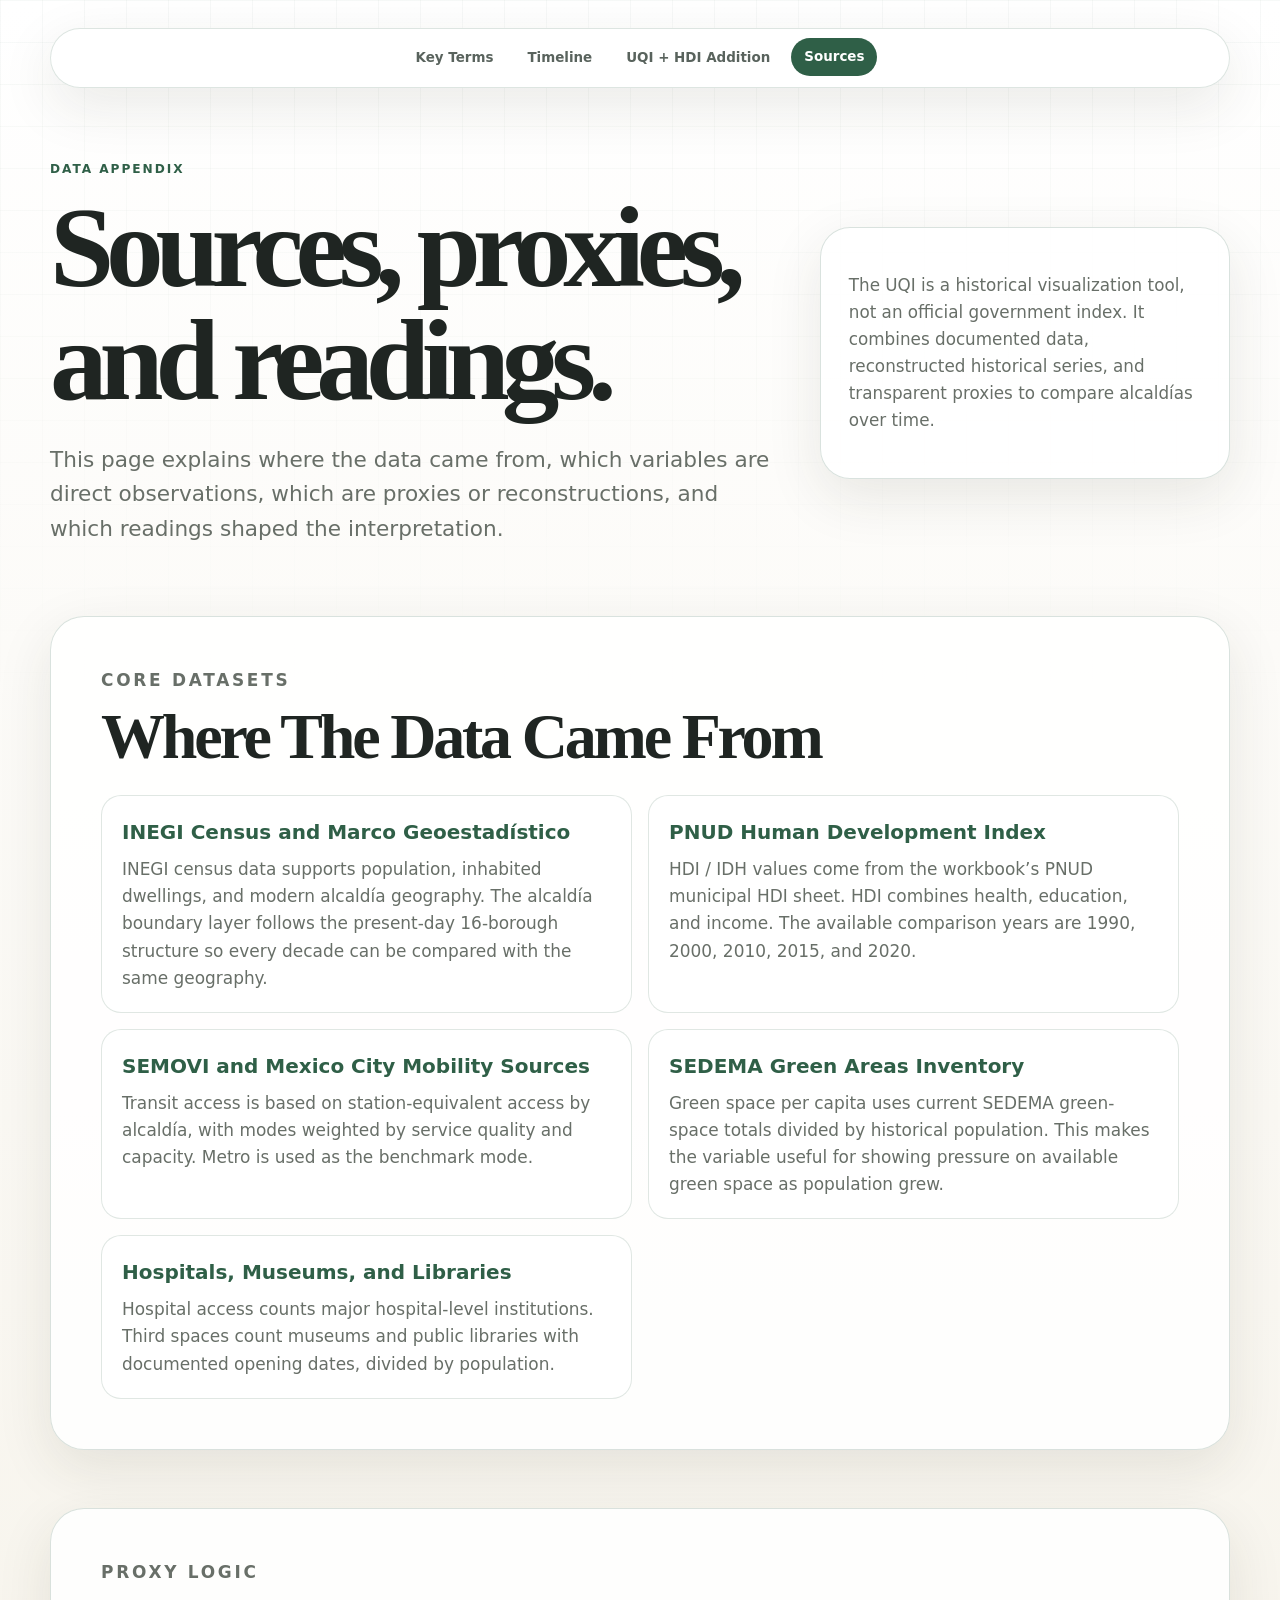
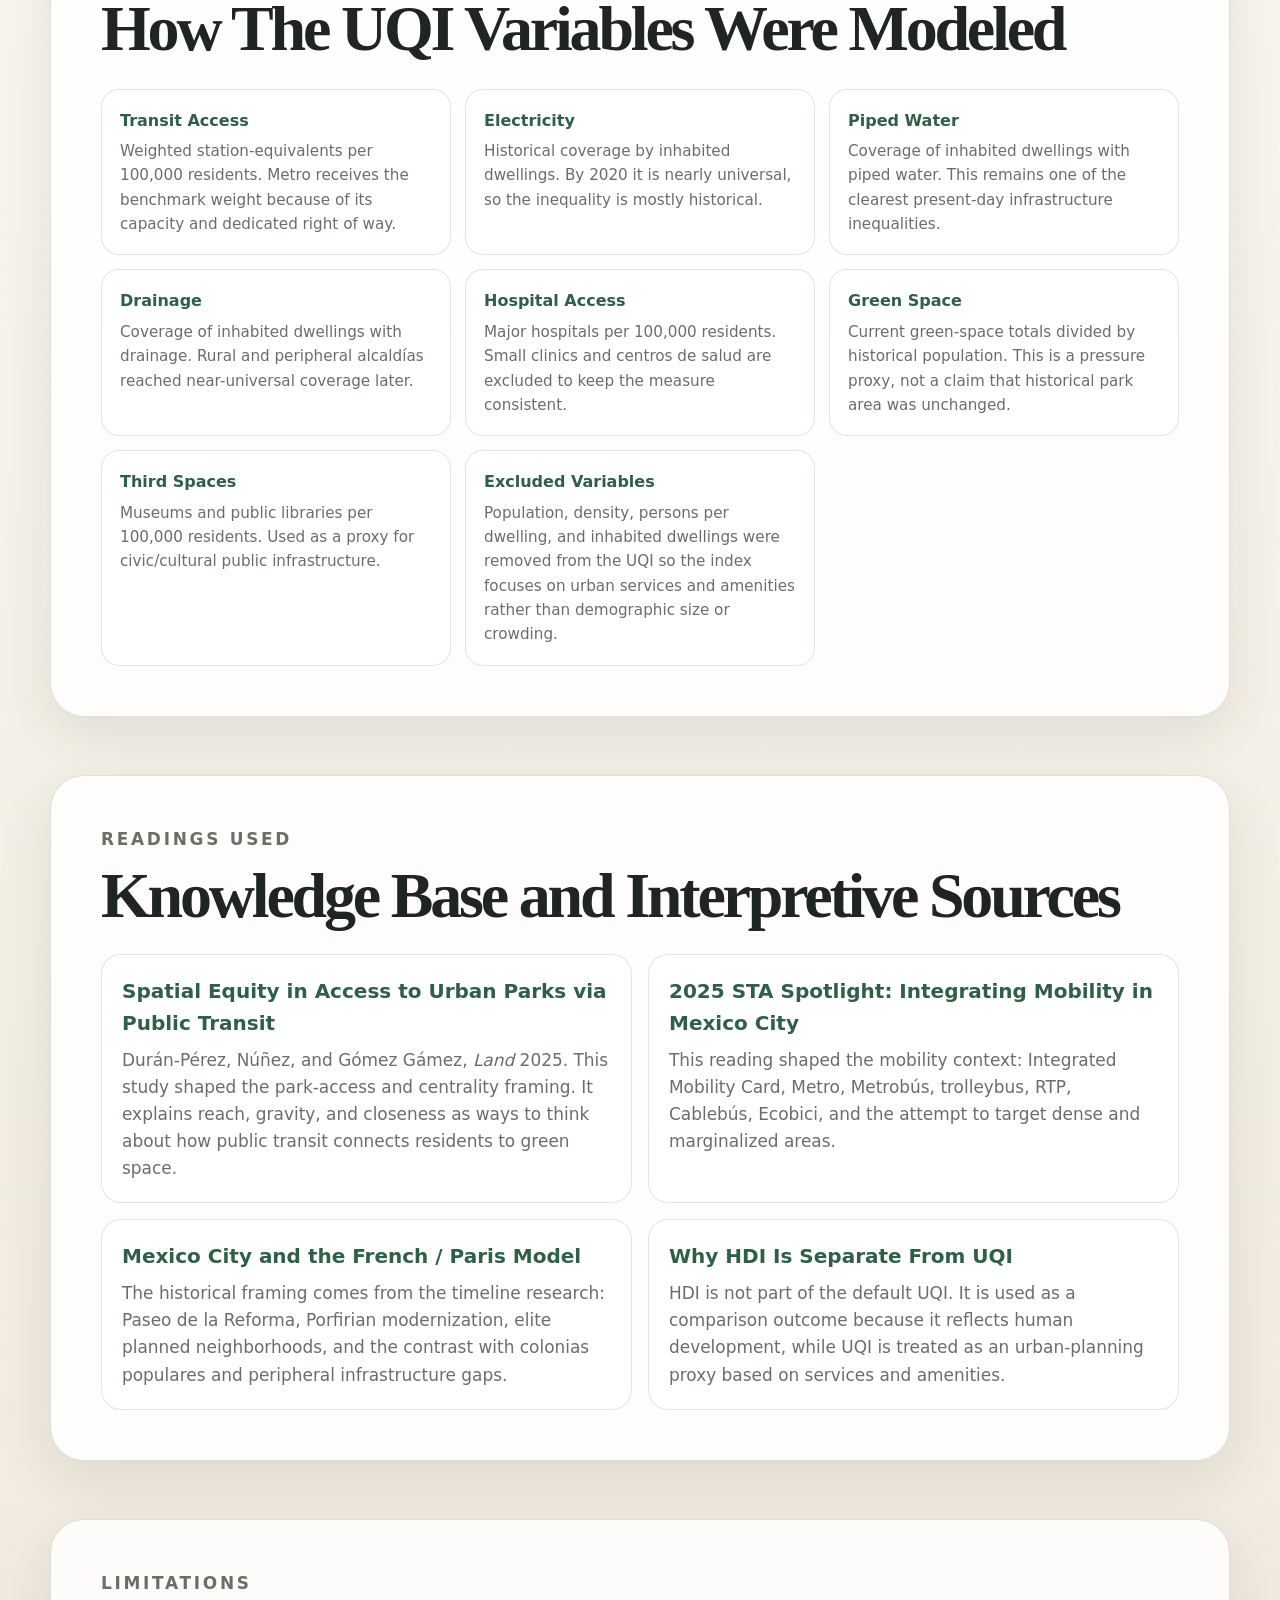
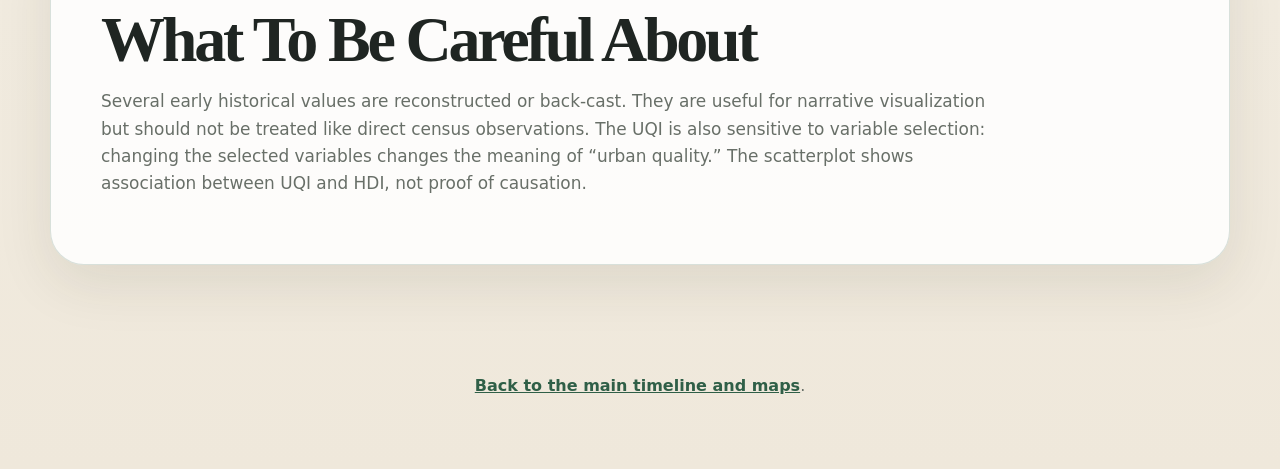
<file: sources.html>
<!doctype html>
<html lang="en">
<head>
  <meta charset="utf-8">
  <meta name="viewport" content="width=device-width, initial-scale=1">
  <title>Sources and Methodology · Mexico City UQI</title>
  <link rel="stylesheet" href="styles-legacy.css">
</head>
<body>
  <header class="hero source-hero" id="top">
    <nav class="topbar" aria-label="Page navigation">
      <a href="index.html#intro">Key Terms</a>
      <a href="index.html#timeline">Timeline</a>
      <a href="index.html#index-lab">UQI + HDI Addition</a>
      <a href="sources.html" class="active">Sources</a>
    </nav>
    <div class="hero-grid reveal visible">
      <div>
        <p class="eyebrow">Data appendix</p>
        <h1>Sources, proxies, and readings.</h1>
        <p class="hero-copy">This page explains where the data came from, which variables are direct observations, which are proxies or reconstructions, and which readings shaped the interpretation.</p>
      </div>
      <aside class="hero-panel">
        <p>The UQI is a historical visualization tool, not an official government index. It combines documented data, reconstructed historical series, and transparent proxies to compare alcaldías over time.</p>
      </aside>
    </div>
  </header>

  <main>
    <section class="thesis reveal visible">
      <p class="eyebrow">Core datasets</p>
      <h2>Where The Data Came From</h2>
      <div class="source-list">
        <article><h3>INEGI Census and Marco Geoestadístico</h3><p>INEGI census data supports population, inhabited dwellings, and modern alcaldía geography. The alcaldía boundary layer follows the present-day 16-borough structure so every decade can be compared with the same geography.</p></article>
        <article><h3>PNUD Human Development Index</h3><p>HDI / IDH values come from the workbook’s PNUD municipal HDI sheet. HDI combines health, education, and income. The available comparison years are 1990, 2000, 2010, 2015, and 2020.</p></article>
        <article><h3>SEMOVI and Mexico City Mobility Sources</h3><p>Transit access is based on station-equivalent access by alcaldía, with modes weighted by service quality and capacity. Metro is used as the benchmark mode.</p></article>
        <article><h3>SEDEMA Green Areas Inventory</h3><p>Green space per capita uses current SEDEMA green-space totals divided by historical population. This makes the variable useful for showing pressure on available green space as population grew.</p></article>
        <article><h3>Hospitals, Museums, and Libraries</h3><p>Hospital access counts major hospital-level institutions. Third spaces count museums and public libraries with documented opening dates, divided by population.</p></article>
      </div>
    </section>

    <section class="thesis reveal visible">
      <p class="eyebrow">Proxy logic</p>
      <h2>How The UQI Variables Were Modeled</h2>
      <div class="terms-grid">
        <article><strong>Transit Access</strong><span>Weighted station-equivalents per 100,000 residents. Metro receives the benchmark weight because of its capacity and dedicated right of way.</span></article>
        <article><strong>Electricity</strong><span>Historical coverage by inhabited dwellings. By 2020 it is nearly universal, so the inequality is mostly historical.</span></article>
        <article><strong>Piped Water</strong><span>Coverage of inhabited dwellings with piped water. This remains one of the clearest present-day infrastructure inequalities.</span></article>
        <article><strong>Drainage</strong><span>Coverage of inhabited dwellings with drainage. Rural and peripheral alcaldías reached near-universal coverage later.</span></article>
        <article><strong>Hospital Access</strong><span>Major hospitals per 100,000 residents. Small clinics and centros de salud are excluded to keep the measure consistent.</span></article>
        <article><strong>Green Space</strong><span>Current green-space totals divided by historical population. This is a pressure proxy, not a claim that historical park area was unchanged.</span></article>
        <article><strong>Third Spaces</strong><span>Museums and public libraries per 100,000 residents. Used as a proxy for civic/cultural public infrastructure.</span></article>
        <article><strong>Excluded Variables</strong><span>Population, density, persons per dwelling, and inhabited dwellings were removed from the UQI so the index focuses on urban services and amenities rather than demographic size or crowding.</span></article>
      </div>
    </section>

    <section class="thesis reveal visible">
      <p class="eyebrow">Readings used</p>
      <h2>Knowledge Base and Interpretive Sources</h2>
      <div class="source-list">
        <article><h3>Spatial Equity in Access to Urban Parks via Public Transit</h3><p>Durán-Pérez, Núñez, and Gómez Gámez, <em>Land</em> 2025. This study shaped the park-access and centrality framing. It explains reach, gravity, and closeness as ways to think about how public transit connects residents to green space.</p></article>
        <article><h3>2025 STA Spotlight: Integrating Mobility in Mexico City</h3><p>This reading shaped the mobility context: Integrated Mobility Card, Metro, Metrobús, trolleybus, RTP, Cablebús, Ecobici, and the attempt to target dense and marginalized areas.</p></article>
        <article><h3>Mexico City and the French / Paris Model</h3><p>The historical framing comes from the timeline research: Paseo de la Reforma, Porfirian modernization, elite planned neighborhoods, and the contrast with colonias populares and peripheral infrastructure gaps.</p></article>
        <article><h3>Why HDI Is Separate From UQI</h3><p>HDI is not part of the default UQI. It is used as a comparison outcome because it reflects human development, while UQI is treated as an urban-planning proxy based on services and amenities.</p></article>
      </div>
    </section>

    <section class="thesis reveal visible">
      <p class="eyebrow">Limitations</p>
      <h2>What To Be Careful About</h2>
      <p>Several early historical values are reconstructed or back-cast. They are useful for narrative visualization but should not be treated like direct census observations. The UQI is also sensitive to variable selection: changing the selected variables changes the meaning of “urban quality.” The scatterplot shows association between UQI and HDI, not proof of causation.</p>
    </section>
  </main>

  <footer><p><a href="index.html">Back to the main timeline and maps</a>.</p></footer>
</body>
</html>
</file>
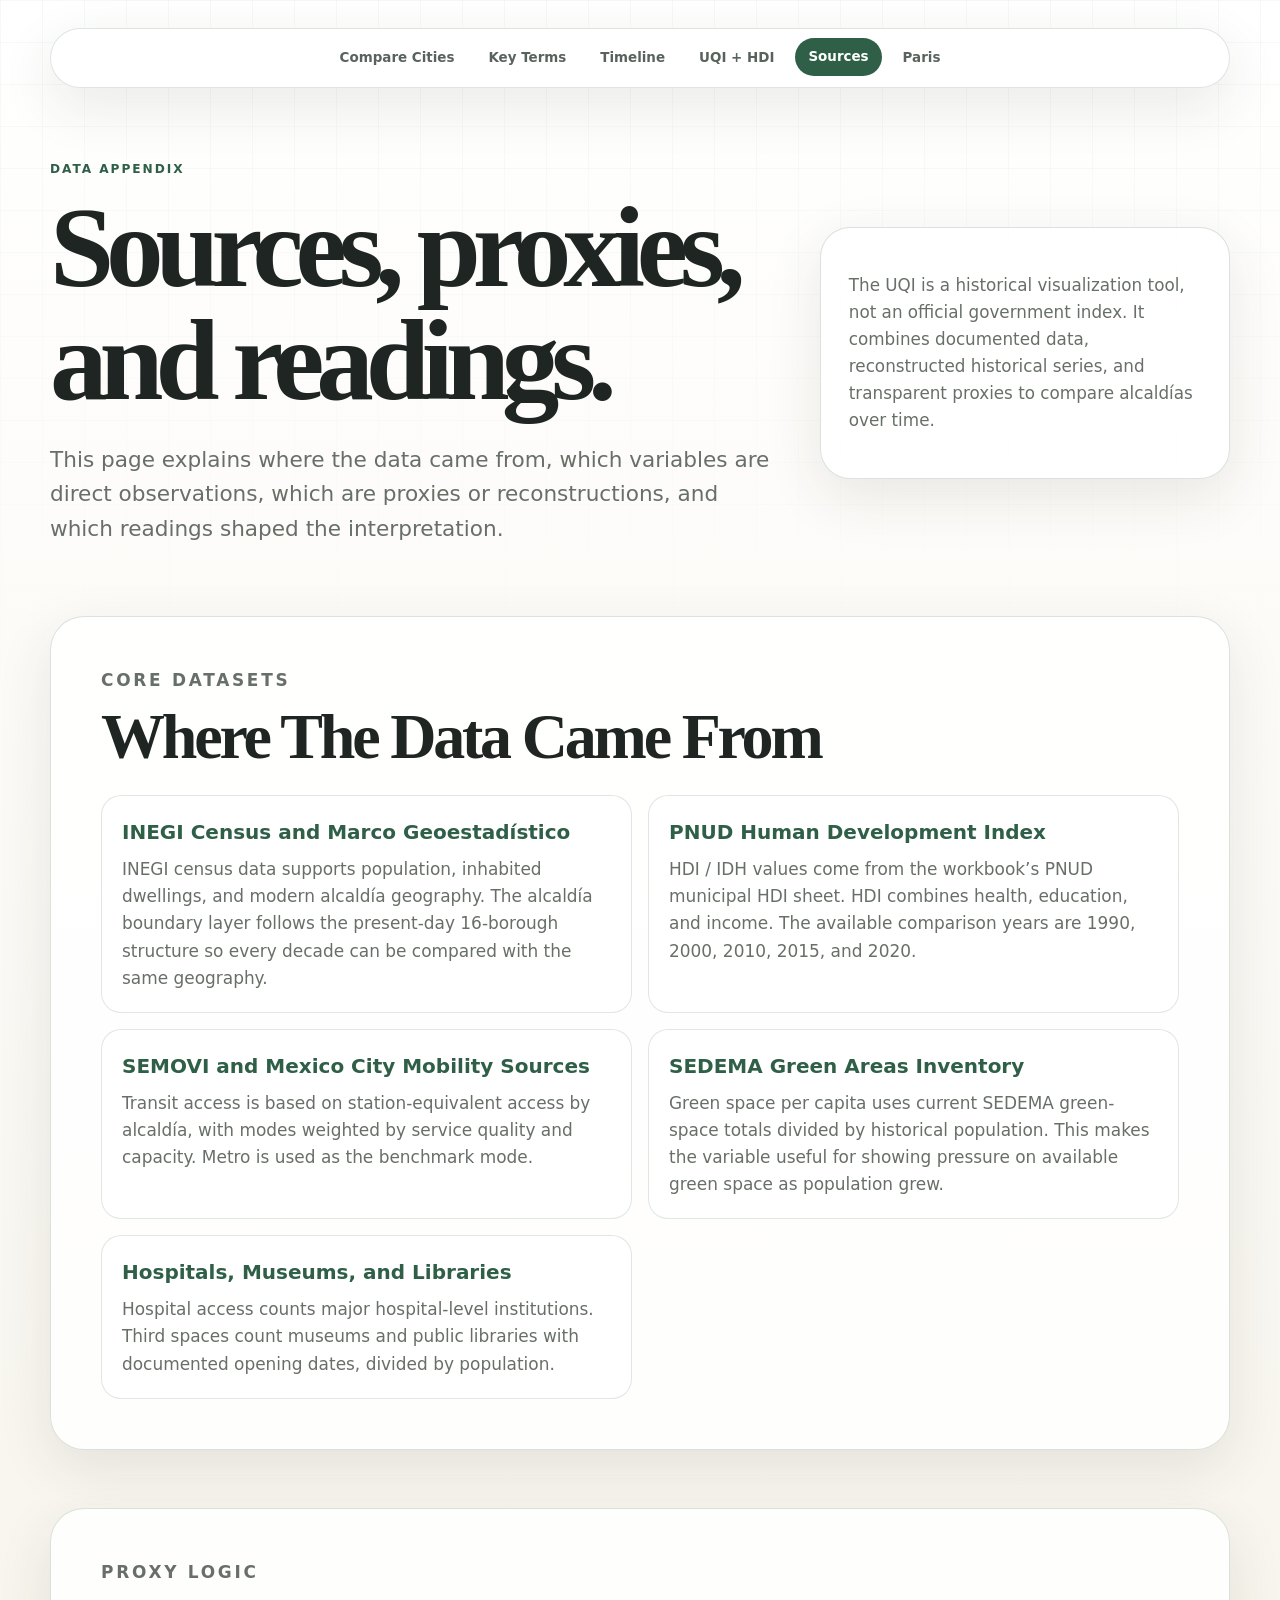
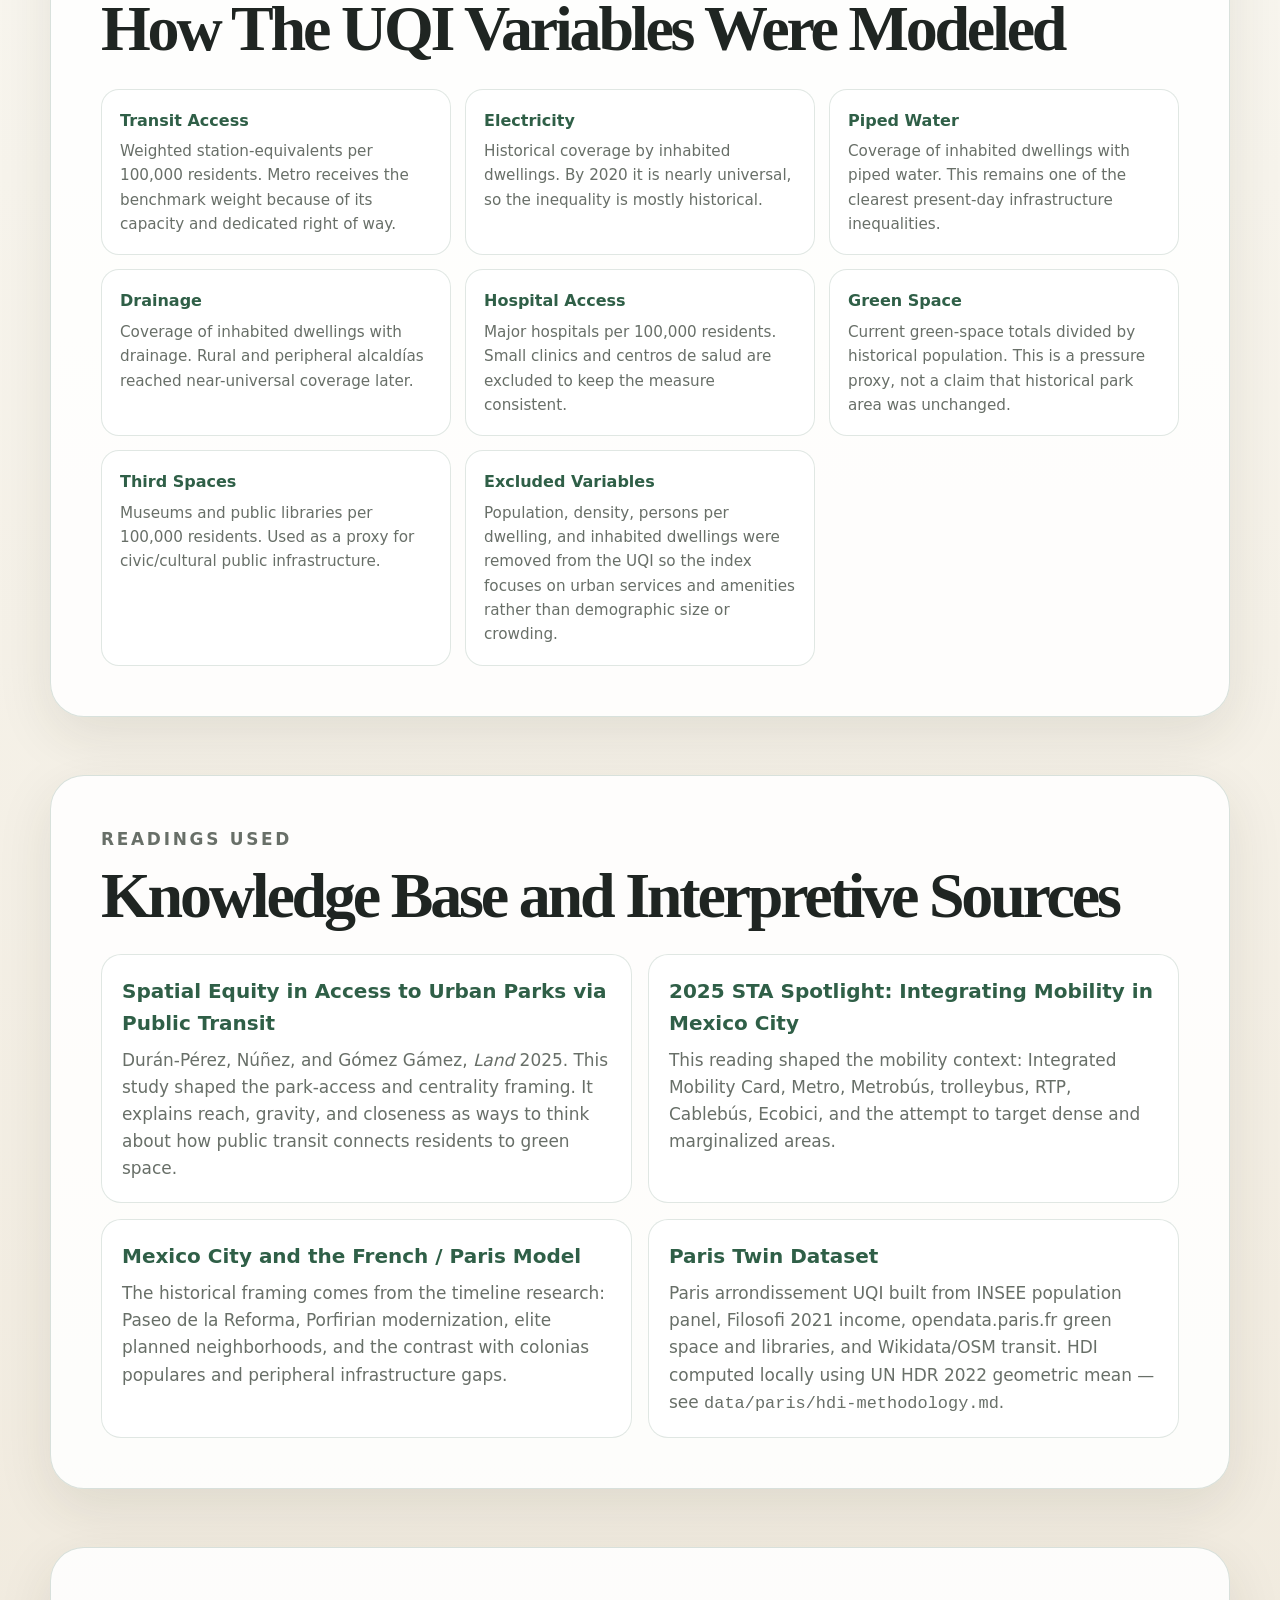
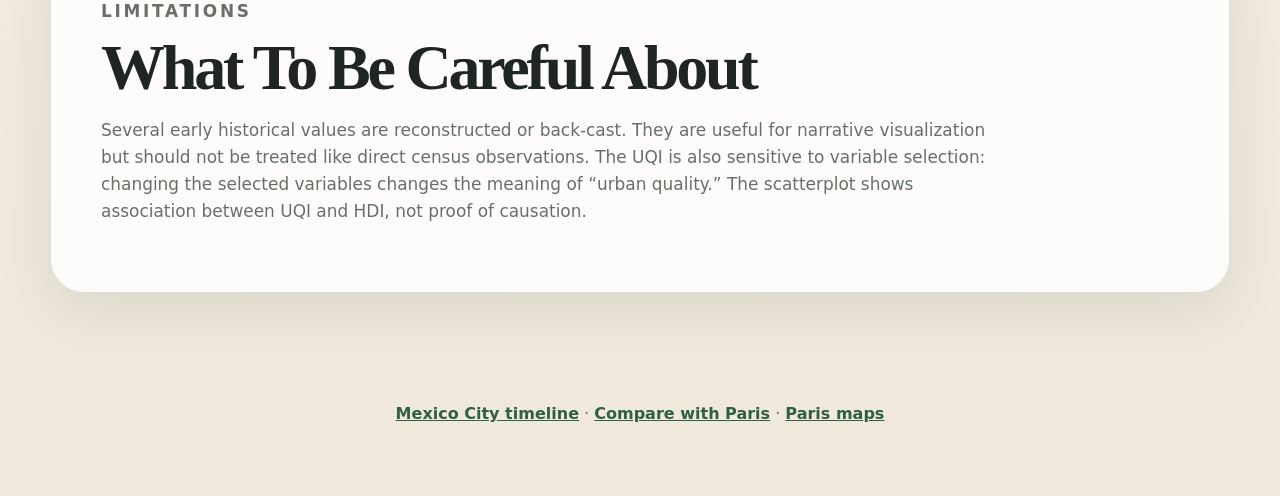
<file: cdmx/sources.html>
<!doctype html>
<html lang="en">
<head>
  <meta charset="utf-8">
  <meta name="viewport" content="width=device-width, initial-scale=1">
  <title>Sources and Methodology · Mexico City UQI</title>
  <link rel="stylesheet" href="../styles-legacy.css">
</head>
<body>
  <header class="hero source-hero" id="top">
    <nav class="topbar" aria-label="Page navigation">
      <a href="../">Compare Cities</a>
      <a href="index.html#intro">Key Terms</a>
      <a href="index.html#timeline">Timeline</a>
      <a href="index.html#index-lab">UQI + HDI</a>
      <a href="sources.html" class="active">Sources</a>
      <a href="../paris/">Paris</a>
    </nav>
    <div class="hero-grid reveal visible">
      <div>
        <p class="eyebrow">Data appendix</p>
        <h1>Sources, proxies, and readings.</h1>
        <p class="hero-copy">This page explains where the data came from, which variables are direct observations, which are proxies or reconstructions, and which readings shaped the interpretation.</p>
      </div>
      <aside class="hero-panel">
        <p>The UQI is a historical visualization tool, not an official government index. It combines documented data, reconstructed historical series, and transparent proxies to compare alcaldías over time.</p>
      </aside>
    </div>
  </header>

  <main>
    <section class="thesis reveal visible">
      <p class="eyebrow">Core datasets</p>
      <h2>Where The Data Came From</h2>
      <div class="source-list">
        <article><h3>INEGI Census and Marco Geoestadístico</h3><p>INEGI census data supports population, inhabited dwellings, and modern alcaldía geography. The alcaldía boundary layer follows the present-day 16-borough structure so every decade can be compared with the same geography.</p></article>
        <article><h3>PNUD Human Development Index</h3><p>HDI / IDH values come from the workbook’s PNUD municipal HDI sheet. HDI combines health, education, and income. The available comparison years are 1990, 2000, 2010, 2015, and 2020.</p></article>
        <article><h3>SEMOVI and Mexico City Mobility Sources</h3><p>Transit access is based on station-equivalent access by alcaldía, with modes weighted by service quality and capacity. Metro is used as the benchmark mode.</p></article>
        <article><h3>SEDEMA Green Areas Inventory</h3><p>Green space per capita uses current SEDEMA green-space totals divided by historical population. This makes the variable useful for showing pressure on available green space as population grew.</p></article>
        <article><h3>Hospitals, Museums, and Libraries</h3><p>Hospital access counts major hospital-level institutions. Third spaces count museums and public libraries with documented opening dates, divided by population.</p></article>
      </div>
    </section>

    <section class="thesis reveal visible">
      <p class="eyebrow">Proxy logic</p>
      <h2>How The UQI Variables Were Modeled</h2>
      <div class="terms-grid">
        <article><strong>Transit Access</strong><span>Weighted station-equivalents per 100,000 residents. Metro receives the benchmark weight because of its capacity and dedicated right of way.</span></article>
        <article><strong>Electricity</strong><span>Historical coverage by inhabited dwellings. By 2020 it is nearly universal, so the inequality is mostly historical.</span></article>
        <article><strong>Piped Water</strong><span>Coverage of inhabited dwellings with piped water. This remains one of the clearest present-day infrastructure inequalities.</span></article>
        <article><strong>Drainage</strong><span>Coverage of inhabited dwellings with drainage. Rural and peripheral alcaldías reached near-universal coverage later.</span></article>
        <article><strong>Hospital Access</strong><span>Major hospitals per 100,000 residents. Small clinics and centros de salud are excluded to keep the measure consistent.</span></article>
        <article><strong>Green Space</strong><span>Current green-space totals divided by historical population. This is a pressure proxy, not a claim that historical park area was unchanged.</span></article>
        <article><strong>Third Spaces</strong><span>Museums and public libraries per 100,000 residents. Used as a proxy for civic/cultural public infrastructure.</span></article>
        <article><strong>Excluded Variables</strong><span>Population, density, persons per dwelling, and inhabited dwellings were removed from the UQI so the index focuses on urban services and amenities rather than demographic size or crowding.</span></article>
      </div>
    </section>

    <section class="thesis reveal visible">
      <p class="eyebrow">Readings used</p>
      <h2>Knowledge Base and Interpretive Sources</h2>
      <div class="source-list">
        <article><h3>Spatial Equity in Access to Urban Parks via Public Transit</h3><p>Durán-Pérez, Núñez, and Gómez Gámez, <em>Land</em> 2025. This study shaped the park-access and centrality framing. It explains reach, gravity, and closeness as ways to think about how public transit connects residents to green space.</p></article>
        <article><h3>2025 STA Spotlight: Integrating Mobility in Mexico City</h3><p>This reading shaped the mobility context: Integrated Mobility Card, Metro, Metrobús, trolleybus, RTP, Cablebús, Ecobici, and the attempt to target dense and marginalized areas.</p></article>
        <article><h3>Mexico City and the French / Paris Model</h3><p>The historical framing comes from the timeline research: Paseo de la Reforma, Porfirian modernization, elite planned neighborhoods, and the contrast with colonias populares and peripheral infrastructure gaps.</p></article>
        <article><h3>Paris Twin Dataset</h3><p>Paris arrondissement UQI built from INSEE population panel, Filosofi 2021 income, opendata.paris.fr green space and libraries, and Wikidata/OSM transit. HDI computed locally using UN HDR 2022 geometric mean — see <code>data/paris/hdi-methodology.md</code>.</p></article>
      </div>
    </section>

    <section class="thesis reveal visible">
      <p class="eyebrow">Limitations</p>
      <h2>What To Be Careful About</h2>
      <p>Several early historical values are reconstructed or back-cast. They are useful for narrative visualization but should not be treated like direct census observations. The UQI is also sensitive to variable selection: changing the selected variables changes the meaning of “urban quality.” The scatterplot shows association between UQI and HDI, not proof of causation.</p>
    </section>
  </main>

  <footer><p><a href="index.html">Mexico City timeline</a> · <a href="../">Compare with Paris</a> · <a href="../paris/">Paris maps</a></p></footer>
</body>
</html>
</file>
<file: styles-legacy.css>
:root{--bg:#11100e;--panel:#1c1814;--panel-strong:#251e18;--text:#f4eadb;--muted:#c9b99f;--accent:#d4a657;--accent-dark:#8c5d2b;--line:rgba(212,166,87,.32);--paper:#f7f1e6;--ink:#201f1a;--paper-muted:#6f695e;--shadow:0 24px 80px rgba(0,0,0,.35);--red:#c9544d;--yellow:#e4c15e;--green:#4f9a63;--blue:#5571b8}*{box-sizing:border-box}html{scroll-behavior:smooth}body{margin:0;background:radial-gradient(circle at top left,rgba(212,166,87,.16),transparent 32rem),linear-gradient(180deg,#15110d 0%,var(--bg) 35%,#0c0b0a 100%);color:var(--text);font-family:ui-sans-serif,system-ui,-apple-system,BlinkMacSystemFont,"Segoe UI",sans-serif;line-height:1.6}body::before{content:"";position:fixed;inset:0;pointer-events:none;background-image:linear-gradient(rgba(244,234,219,.035) 1px,transparent 1px),linear-gradient(90deg,rgba(244,234,219,.035) 1px,transparent 1px);background-size:42px 42px;mask-image:linear-gradient(to bottom,rgba(0,0,0,.7),transparent 80%)}a{color:inherit}.hero,main,footer{width:min(1180px,calc(100% - 36px));margin-inline:auto}.hero{min-height:82vh;padding:28px 0 70px}.topbar{position:sticky;top:14px;z-index:20;display:flex;gap:8px;flex-wrap:wrap;justify-content:center;padding:10px;margin-bottom:72px;border:1px solid rgba(244,234,219,.12);border-radius:999px;background:rgba(17,16,14,.78);backdrop-filter:blur(18px);box-shadow:var(--shadow)}.topbar a{padding:8px 13px;border-radius:999px;color:var(--muted);font-size:.84rem;font-weight:800;text-decoration:none;transition:color 180ms ease,background 180ms ease,transform 180ms ease}.topbar a:hover,.topbar a.active{color:#17120d;background:var(--accent);transform:translateY(-1px)}.hero-grid{display:grid;grid-template-columns:minmax(0,1.1fr) minmax(280px,.62fr);gap:42px;align-items:center}.eyebrow{margin:0 0 12px;color:var(--accent);font-size:.76rem;font-weight:900;letter-spacing:.16em;text-transform:uppercase}h1,h2{margin:0;font-family:Georgia,"Times New Roman",serif;line-height:.98}h1{max-width:850px;font-size:clamp(3.2rem,9vw,7.4rem);letter-spacing:-.07em}h2{font-size:clamp(2rem,5vw,4.1rem);letter-spacing:-.05em}h3{margin:0 0 8px;font-size:1.25rem}.hero-copy{max-width:760px;margin:26px 0 0;color:var(--muted);font-size:clamp(1rem,1.9vw,1.35rem)}.hero-panel{padding:28px;border:1px solid rgba(212,166,87,.28);border-radius:30px;background:linear-gradient(135deg,rgba(212,166,87,.15),rgba(28,24,20,.92));box-shadow:var(--shadow);color:var(--muted);font-size:1.05rem}.thesis,.lab,.timeline-section{position:relative;margin-bottom:58px;padding:clamp(24px,5vw,50px);border:1px solid rgba(212,166,87,.28);border-radius:34px;background:linear-gradient(135deg,rgba(212,166,87,.12),rgba(28,24,20,.92));box-shadow:var(--shadow)}.thesis p,.timeline-section>p,.section-head>p{max-width:900px;color:var(--muted);font-size:1.06rem}.terms-grid{display:grid;grid-template-columns:repeat(3,minmax(0,1fr));gap:14px;margin-top:28px}.terms-grid article{padding:18px;border:1px solid rgba(244,234,219,.12);border-radius:18px;background:rgba(255,255,255,.035)}.terms-grid strong{display:block;color:var(--accent);margin-bottom:6px}.terms-grid span{display:block;color:var(--muted);font-size:.95rem}.timeline{position:relative;padding:28px 0 10px}.timeline::before{content:"";position:absolute;top:0;bottom:0;left:40px;width:2px;background:linear-gradient(180deg,transparent,var(--line),var(--line),transparent)}.timeline-card{position:relative;display:grid;grid-template-columns:80px minmax(0,1fr);gap:24px;margin-bottom:30px}.marker{position:sticky;top:92px;z-index:3;display:grid;width:80px;height:80px;place-items:center;border:1px solid rgba(212,166,87,.4);border-radius:50%;background:var(--panel-strong);color:var(--accent);font-size:1.35rem;font-weight:900;box-shadow:0 16px 38px rgba(0,0,0,.3)}.content{padding:24px;border:1px solid rgba(244,234,219,.12);border-radius:24px;background:rgba(255,255,255,.035)}.content span{color:var(--accent);font-weight:900}.content p{margin:0;color:var(--muted)}.section-head{display:flex;justify-content:space-between;gap:28px;align-items:end;margin-bottom:24px}.controls-card{display:grid;grid-template-columns:1fr minmax(180px,.35fr);gap:16px;margin-bottom:18px}.control-block{padding:16px;border:1px solid rgba(244,234,219,.12);border-radius:18px;background:rgba(255,255,255,.04)}.variables-block{grid-column:1/-1}.control-row{display:flex;justify-content:space-between;gap:12px;align-items:center}label{display:block;font-weight:900;margin-bottom:10px}button,select{border:1px solid rgba(244,234,219,.18);background:#f7f1e6;color:#201f1a;border-radius:999px;padding:8px 13px;font-weight:900}input[type=range]{width:100%;accent-color:var(--accent)}.ticks{display:flex;justify-content:space-between;color:var(--muted);font-size:.68rem;margin-top:8px}.variable-grid{display:grid;grid-template-columns:repeat(2,minmax(0,1fr));gap:10px;margin-top:14px}.variable-toggle{display:grid;grid-template-columns:auto 1fr;gap:10px;padding:10px;border:1px solid rgba(244,234,219,.12);border-radius:14px;background:rgba(0,0,0,.14)}.variable-toggle input{margin-top:4px;accent-color:var(--accent)}.variable-toggle span{display:block;font-weight:900}.variable-toggle small,.method-note{display:block;color:var(--muted);font-size:.78rem;line-height:1.35;margin-top:3px}.method-note{font-style:italic}.map-grid,.analysis-grid{display:grid;grid-template-columns:1fr 1fr;gap:18px;margin-top:18px}.viz-card{overflow:hidden;border:1px solid rgba(244,234,219,.12);border-radius:24px;background:var(--paper);color:var(--ink);box-shadow:0 18px 60px rgba(0,0,0,.25)}.viz-title{display:flex;justify-content:space-between;gap:16px;align-items:baseline;padding:18px 20px 10px}.viz-title h3{margin:0;font-family:Georgia,"Times New Roman",serif;font-size:1.55rem}.viz-title span{font-family:ui-monospace,SFMono-Regular,Menlo,monospace;color:var(--paper-muted);font-weight:900}.svg-frame{min-height:470px;background:#eef0ec}.chart-frame{min-height:430px;background:#fff}.svg-frame svg,.chart-frame svg{display:block;width:100%;height:auto}.legend{display:grid;grid-template-columns:auto minmax(120px,220px) auto;gap:10px;align-items:center;padding:12px 16px;color:var(--paper-muted);font-size:.82rem}.uqi-gradient{height:12px;border-radius:999px;background:linear-gradient(90deg,var(--red),var(--yellow),var(--green));border:1px solid #d6d0c4}.hdi-gradient{height:12px;border-radius:999px;background:linear-gradient(90deg,#ddd7ca,#91a7dd,#314f9f);border:1px solid #d6d0c4}.alcaldia-path{stroke:#2f3c4f;stroke-width:1.4;vector-effect:non-scaling-stroke;cursor:pointer;transition:fill .18s,stroke-width .18s}.alcaldia-path:hover{stroke:#0d1726;stroke-width:3}.map-label{font-size:10px;font-weight:900;fill:#28313d;text-anchor:middle;paint-order:stroke;stroke:#fff;stroke-width:3px;stroke-linejoin:round}.grid,.axis{stroke:#d8d5cc;stroke-width:1}.axis-label{fill:#6f695e;font-size:11px}.scatter-dot{stroke:#fff;stroke-width:1.5;cursor:pointer}.note{font-size:.9rem;color:#7b7569!important}.ranking-item{display:flex;justify-content:space-between;border-top:1px solid #e1dbcf;padding:8px 0;color:#4f4a42}footer{padding:34px 0 54px;color:var(--muted);text-align:center}.reveal{opacity:0;transform:translateY(28px);transition:opacity 700ms ease,transform 700ms ease}.reveal.visible{opacity:1;transform:translateY(0)}#tooltip{position:fixed;z-index:30;pointer-events:none;display:none;max-width:310px;padding:10px 12px;border:1px solid #ddd5c8;border-radius:12px;background:#fff;color:#201f1a;box-shadow:0 12px 34px rgba(20,20,20,.18);font-size:.84rem;line-height:1.35}#tooltip strong{display:block;margin-bottom:4px}@media(max-width:960px){.hero-grid,.terms-grid,.map-grid,.analysis-grid,.controls-card,.variable-grid{grid-template-columns:1fr}.section-head{display:block}.timeline-card{grid-template-columns:54px 1fr}.marker{width:54px;height:54px}.timeline::before{left:27px}}
img{display:block;width:100%;height:100%;object-fit:cover}.hero-image,.timeline-card figure{margin:0;overflow:hidden;border:1px solid rgba(244,234,219,.13);background:#090807;box-shadow:var(--shadow)}.hero-image{border-radius:34px}.hero-image img{min-height:430px}.timeline-card figure{margin-top:18px;border-radius:20px}.timeline-card figure img{height:260px}.feature-card figure img{height:360px}figcaption{padding:12px 14px 14px;color:var(--muted);font-size:.86rem;line-height:1.4;background:rgba(9,8,7,.86)}.scatter-card{margin-top:18px}.scatter-card .note{padding:0 20px 18px}.controls-card{grid-template-columns:repeat(3,minmax(0,1fr))}.scatter-label{font-size:10px;font-weight:800;fill:#352f28;text-anchor:middle;paint-order:stroke;stroke:#fff;stroke-width:3px;stroke-linejoin:round}.scatter-card .chart-frame{min-height:520px}@media(max-width:960px){.controls-card{grid-template-columns:1fr}.timeline-card figure img,.feature-card figure img{height:240px}}

.slider-heading{display:flex;align-items:center;justify-content:space-between;gap:12px}.slider-heading label{margin-bottom:0}.map-grid{display:grid!important;grid-template-columns:minmax(0,1fr) minmax(0,1fr)!important;align-items:start}.map-grid .viz-card{min-width:0}.timeline-card figure,.hero-image{display:none!important}@media(max-width:720px){.map-grid{grid-template-columns:1fr!important}}

.single-control{grid-template-columns:1fr!important}.big-map-card,.hdi-section,.scatter-card{margin-top:18px}.big-map{min-height:650px}.hdi-section .svg-frame{min-height:520px}.scatter-card{overflow:visible}.interpretation{padding:0 24px 24px;color:#4f4a42}.interpretation h3{font-family:Georgia,"Times New Roman",serif;font-size:1.45rem;margin:0 0 8px}.interpretation p{margin:0;line-height:1.6}.trend-line{stroke:#1d293b;stroke-width:2.5;stroke-dasharray:8 6}.map-grid{display:block!important}.controls-card.single-control .variables-block{grid-column:1/-1}.chart-frame{min-height:560px}

.source-hero{min-height:58vh}.source-list{display:grid;grid-template-columns:repeat(2,minmax(0,1fr));gap:16px;margin-top:26px}.source-list article{padding:20px;border:1px solid rgba(244,234,219,.12);border-radius:20px;background:rgba(255,255,255,.04)}.source-list h3{color:var(--accent);margin:0 0 8px}.source-list p{margin:0;color:var(--muted)}footer a{color:var(--accent);font-weight:800}@media(max-width:960px){.source-list{grid-template-columns:1fr}}

.map-slider{margin:12px 0 18px!important}.single-control{margin-bottom:0!important}

/* White theme override */
:root{--bg:#f7f4ec;--panel:#ffffff;--panel-strong:#f1ece1;--text:#1f2522;--muted:#686f68;--accent:#2f5f47;--accent-dark:#244736;--line:rgba(47,95,71,.22);--paper:#ffffff;--ink:#1f2522;--paper-muted:#686f68;--shadow:0 18px 55px rgba(52,45,32,.10);--red:#d45b55;--yellow:#e5c760;--green:#4f9a63;--blue:#4d6fb4}body{background:linear-gradient(180deg,#fff 0%,#f7f4ec 48%,#efe8db 100%)!important;color:var(--text)!important}body::before{background-image:linear-gradient(rgba(47,95,71,.055) 1px,transparent 1px),linear-gradient(90deg,rgba(47,95,71,.055) 1px,transparent 1px)!important}.topbar{background:rgba(255,255,255,.88)!important;border-color:rgba(47,95,71,.16)!important}.topbar a{color:#59635d!important}.topbar a:hover,.topbar a.active{color:#fff!important;background:var(--accent)!important}.hero-panel,.thesis,.lab,.timeline-section{background:rgba(255,255,255,.86)!important;border-color:rgba(47,95,71,.18)!important;color:var(--text)!important}.hero-copy,.hero-panel,.thesis p,.timeline-section>p,.section-head>p,.content p,.terms-grid span,.variable-toggle small,.method-note,footer{color:var(--muted)!important}.content,.terms-grid article,.control-block,.variable-toggle,.source-list article{background:#fff!important;border-color:rgba(47,95,71,.15)!important}.marker{background:#fff!important;color:var(--accent)!important;border-color:rgba(47,95,71,.25)!important}.viz-card{box-shadow:0 18px 55px rgba(52,45,32,.12)!important}.svg-frame{background:#eef2ed!important}.eyebrow,.terms-grid strong,.source-list h3,footer a{color:var(--accent)!important}button,select{background:#fff!important;color:var(--accent-dark)!important;border-color:rgba(47,95,71,.25)!important}figcaption{background:#fff!important;color:var(--muted)!important}.hero-image,.timeline-card figure{background:#fff!important;border-color:rgba(47,95,71,.15)!important}.interpretation{color:#3d463f!important}

.research-question{margin:26px 0;padding:22px;border-left:5px solid var(--accent);border-radius:18px;background:rgba(47,95,71,.08)}.research-question h3{font-family:Georgia,"Times New Roman",serif;font-size:clamp(1.45rem,3vw,2.3rem);line-height:1.08;margin:0 0 10px}.research-question p{margin:0!important}.inequality-section{margin-top:34px}.uqi-line{fill:none;stroke-width:2;opacity:.76;cursor:pointer}.uqi-line:hover{stroke-width:4;opacity:1}.line-label{font-size:9px;font-weight:800;fill:#4c514d;paint-order:stroke;stroke:#fff;stroke-width:3px;stroke-linejoin:round}.inequality-section .chart-frame{min-height:580px}

.compare-shell{width:min(1180px,calc(100% - 36px));margin:0 auto 58px}.compare-hero{min-height:auto;padding-bottom:36px}.compare-toolbar{margin-bottom:24px;display:flex;flex-direction:column;gap:12px}.sticky-slider{position:sticky;top:72px;z-index:12;padding:16px;border:1px solid rgba(47,95,71,.18);border-radius:18px;background:rgba(255,255,255,.96);backdrop-filter:blur(12px);box-shadow:var(--shadow)}.lab .sticky-slider,.compare-toolbar .sticky-slider{top:72px}.variables-drawer{border:1px solid rgba(47,95,71,.15);border-radius:18px;background:#fff;padding:0 14px 14px}.variables-drawer summary{cursor:pointer;font-weight:900;padding:12px 0;list-style:none;display:flex;align-items:center;justify-content:space-between;gap:12px}.variables-drawer summary::-webkit-details-marker{display:none}.variables-drawer[open] summary{margin-bottom:8px;border-bottom:1px solid rgba(47,95,71,.12);padding-bottom:12px}.variable-grid-compact{display:grid;grid-template-columns:repeat(3,minmax(0,1fr));gap:8px;max-height:180px;overflow-y:auto;padding-right:4px}.variable-toggle-compact{padding:8px 10px;align-items:center}.variable-toggle-compact span{font-size:.88rem;font-weight:700}.variable-toggle-compact small,.variable-toggle-compact .method-note{display:none!important}.variable-toggle-compact input{margin-top:0}.compare-row{display:grid;grid-template-columns:1fr 1fr;gap:24px;margin-bottom:24px}.compare-cell{border-top:3px solid transparent}.compare-cell.paris{border-top-color:#5560a8}.compare-cell.mexico{border-top-color:var(--accent)}.compare-map{min-height:420px}.compare-chart{min-height:380px}.closing-copy{margin-top:12px}.paris-connection{margin-top:0}input[type=range]{width:100%;height:28px;cursor:pointer;accent-color:var(--accent)}.ticks{display:flex;justify-content:space-between;gap:4px;color:var(--muted);font-size:.68rem;margin-top:8px;overflow:hidden}.ticks span{flex:1;text-align:center;min-width:0}@media(max-width:920px){.compare-row{grid-template-columns:1fr}.variable-grid-compact{grid-template-columns:repeat(2,minmax(0,1fr))}.sticky-slider{top:58px}}

.map-detail-host,.svg-frame.big-map,.svg-frame{position:relative}
.detail-panel{--bg:#faf8f2;--panel:#fffdf8;--card:#fff;--text:#1e2522;--muted:#6f7772;--line:#e6e1d7;--accent:#2f5dcc;--low:#d95f59;--mid:#f1d36b;--high:#5aac72;position:absolute;right:12px;top:12px;bottom:12px;width:280px;max-height:calc(100% - 24px);padding:16px 14px 14px;box-sizing:border-box;background:var(--card);border:1px solid var(--line);border-radius:12px;box-shadow:0 8px 28px rgba(30,37,34,.12);font-family:Inter,ui-sans-serif,system-ui,sans-serif;font-size:.82rem;color:var(--text);overflow-y:auto;z-index:8;transform:translateX(20px);opacity:0;pointer-events:none;transition:transform 180ms ease-out,opacity 180ms ease-out}
.detail-panel.open{transform:translateX(0);opacity:1;pointer-events:auto}
.detail-panel-close{position:absolute;top:10px;right:10px;width:28px;height:28px;border:none;background:transparent;color:var(--muted);font-size:1.35rem;line-height:1;cursor:pointer;padding:0}
.detail-panel-name{margin:0 32px 4px 0;font-size:1.05rem;font-weight:600;line-height:1.25}
.detail-panel-city{margin:0 0 12px;font-size:.72rem;color:var(--muted)}
.detail-sparkline{display:block;width:100%;height:48px;margin:0 0 14px}
.detail-score-row{display:grid;grid-template-columns:repeat(3,1fr);gap:8px;margin-bottom:12px}
.detail-score-row-secondary{margin-top:-4px;padding-top:8px;border-top:1px solid var(--line)}
.detail-stat{display:flex;flex-direction:column;gap:2px}
.detail-stat-label{font-size:.62rem;text-transform:uppercase;letter-spacing:.04em;color:var(--muted)}
.detail-stat-value{font-size:.95rem;font-weight:600;line-height:1.2}
.detail-stat-value.detail-uqi-value{font-size:1.35rem}
.detail-stat-value.pos{color:var(--high)}
.detail-stat-value.neg{color:var(--low)}
.detail-muted{margin:0 0 12px;font-size:.75rem;color:var(--muted)}
.detail-section-title{margin:0 0 8px;font-size:.68rem;font-weight:600;text-transform:uppercase;letter-spacing:.05em;color:var(--muted)}
.detail-var-list{display:flex;flex-direction:column;gap:7px;margin-bottom:12px}
.detail-var-row{display:grid;grid-template-columns:minmax(0,1fr) 1fr auto;gap:6px;align-items:center;font-size:.7rem}
.detail-var-label{white-space:nowrap;overflow:hidden;text-overflow:ellipsis}
.detail-var-bar-track{height:6px;background:var(--line);border-radius:3px;overflow:hidden}
.detail-var-bar-fill{height:100%;background:var(--high);border-radius:3px}
.detail-var-value{font-variant-numeric:tabular-nums;color:var(--muted);min-width:1.5em;text-align:right}
.detail-insight{margin:0;font-size:.75rem;font-style:italic;color:var(--muted);line-height:1.45}
.alcaldia-path.selected{stroke:#1e2522;stroke-width:2;paint-order:stroke fill}

.site-footer{border-top:3px double rgba(47,95,71,.22);padding:48px 24px 64px;text-align:center;max-width:700px;margin:0 auto}
.site-footer .ornament{font-family:ui-monospace,SFMono-Regular,Menlo,monospace;font-size:.75rem;letter-spacing:.2em;color:#686f68;margin-bottom:8px}
.footer-nav{display:flex;flex-wrap:wrap;justify-content:center;align-items:center;gap:8px 16px;margin:24px 0}
.footer-nav a{font-family:ui-monospace,SFMono-Regular,Menlo,monospace;font-size:.75rem;color:#59635d;text-decoration:none;border-bottom:1px dotted rgba(47,95,71,.35)}
.footer-nav a:hover{color:#2f5f47}
.footer-nav-sep{font-family:ui-monospace,SFMono-Regular,Menlo,monospace;font-size:.75rem;color:#686f68;user-select:none}
.footer-course,.footer-authors{font-family:ui-monospace,SFMono-Regular,Menlo,monospace;font-size:.68rem;color:#686f68;margin:8px 0}
</file>
<file: styles.css>
/* The Plan and the Price — archival planning document aesthetic */

:root {
  --parchment: #f0e8d8;
  --parchment-light: #f5efe3;
  --ink: #1a1610;
  --ink-soft: #4a4035;
  --ink-faded: #8a7e6e;
  --paris: #7a1f2b;
  --mexico: #2d5a3d;
  --gold: #8a6a1f;
  --rule: #1a140d;
  --serif-display: "Cormorant Garamond", Georgia, serif;
  --serif-body: "EB Garamond", Georgia, serif;
  --mono: "DM Mono", "Courier New", monospace;
}

*, *::before, *::after { box-sizing: border-box; }

html { scroll-behavior: smooth; }

body.plan-page {
  margin: 0;
  background: var(--parchment);
  color: var(--ink-soft);
  font-family: var(--serif-body);
  font-size: 1.125rem;
  line-height: 1.65;
}

/* ── Section 0: Opening ── */
.opening {
  position: relative;
  height: 100vh;
  overflow: hidden;
}

.opening-panels {
  display: grid;
  grid-template-columns: 1fr 1px 1fr;
  height: 100%;
}

.opening-panel {
  position: relative;
  overflow: hidden;
}

.opening-divider {
  background: rgba(255, 255, 255, 0.35);
  z-index: 2;
}

.img-layer {
  position: absolute;
  inset: 0;
}

.img-layer img {
  position: absolute;
  inset: 0;
  width: 100%;
  height: 100%;
  object-fit: cover;
  opacity: 0;
  transition: opacity 1.8s ease;
  filter: sepia(8%) contrast(1.02);
}

.img-layer img.visible { opacity: 1; }

.city-label {
  position: absolute;
  top: max(12px, env(safe-area-inset-top, 12px));
  left: 20px;
  z-index: 6;
  font-family: var(--mono);
  font-size: 0.75rem;
  letter-spacing: 0.08em;
  text-transform: uppercase;
  color: #fff;
  display: flex;
  align-items: center;
  gap: 8px;
  padding: 8px 12px;
  background: rgba(26, 22, 16, 0.55);
  backdrop-filter: blur(4px);
  text-shadow: 0 1px 3px rgba(0, 0, 0, 0.45);
}

.city-dot {
  width: 8px;
  height: 8px;
  display: inline-block;
}

.paris-dot { background: var(--paris); }
.cdmx-dot { background: var(--mexico); }

.opening-overlay {
  position: absolute;
  inset: 0;
  background: linear-gradient(to top, rgba(26, 22, 16, 0.82) 0%, rgba(26, 22, 16, 0.2) 45%, transparent 70%);
  pointer-events: none;
  z-index: 3;
}

.phase-text {
  position: absolute;
  bottom: 80px;
  left: 50%;
  transform: translateX(-50%);
  z-index: 5;
  max-width: 640px;
  padding: 0 24px;
  text-align: center;
  font-family: var(--serif-display);
  font-size: clamp(1.1rem, 2.5vw, 1.5rem);
  font-style: italic;
  color: #fff;
  transition: opacity 0.4s ease;
  margin: 0;
}

.phase-dots {
  position: absolute;
  bottom: 48px;
  left: 50%;
  transform: translateX(-50%);
  z-index: 5;
  display: flex;
  gap: 10px;
}

.phase-dot {
  width: 8px;
  height: 8px;
  background: rgba(255, 255, 255, 0.35);
  transition: background 0.3s;
}

.phase-dot.active { background: #fff; }

.scroll-hint {
  position: absolute;
  bottom: 12px;
  left: 50%;
  transform: translateX(-50%);
  z-index: 5;
  color: rgba(255, 255, 255, 0.7);
  text-decoration: none;
  font-size: 1.5rem;
  animation: pulse 2s ease-in-out infinite;
}

@keyframes pulse {
  0%, 100% { opacity: 0.5; transform: translateX(-50%) translateY(0); }
  50% { opacity: 1; transform: translateX(-50%) translateY(4px); }
}

.phase-text.question-phase {
  font-size: clamp(1.4rem, 3.5vw, 2.2rem);
  font-weight: 600;
  font-style: normal;
  letter-spacing: 0.02em;
}

/* ── Main sections ── */
main {
  max-width: 1100px;
  margin: 0 auto;
  padding: 0 24px;
}

section {
  padding: 80px 0;
  border-bottom: 2px solid var(--rule);
}

.ornament {
  text-align: center;
  font-family: var(--serif-display);
  color: var(--ink-faded);
  letter-spacing: 0.4em;
  margin: 32px 0;
}

h1, h2, h3 {
  font-family: var(--serif-display);
  color: var(--ink);
  font-weight: 600;
  line-height: 1.15;
}

h1 {
  font-size: clamp(2.8rem, 7vw, 4.5rem);
  text-align: center;
  margin: 0 0 24px;
}

h1 em {
  font-style: italic;
  color: var(--paris);
}

h2 {
  font-size: clamp(1.8rem, 4vw, 2.6rem);
  text-align: center;
  margin: 0 0 40px;
}

/* Section 1 */
.title-section {
  min-height: 100vh;
  display: flex;
  flex-direction: column;
  justify-content: center;
  align-items: center;
  text-align: center;
  border-bottom: 3px double var(--rule);
}

.subtitle {
  font-style: italic;
  max-width: 560px;
  margin: 0 0 8px;
  color: var(--ink-soft);
}

.central-question {
  max-width: 780px;
  margin: 32px auto 28px;
  font-family: var(--serif-display);
  font-size: clamp(1.5rem, 3.8vw, 2.35rem);
  font-weight: 600;
  line-height: 1.25;
  color: var(--paris);
  text-align: center;
}

.research-box {
  max-width: 700px;
  padding: 28px 32px;
  margin: 0 0 24px;
  background: var(--parchment-light);
  border: 1px solid var(--ink-faded);
}

.contribution-box {
  max-width: 700px;
  padding: 28px 32px;
  margin: 0 0 24px;
  background: var(--parchment-light);
  border: 1px solid var(--ink-faded);
  border-left: 3px solid var(--gold);
}

.contribution-heading {
  font-family: var(--serif-display);
  font-size: 1.2rem;
  margin: 0 0 12px;
  color: var(--ink);
}

.contribution-box p { margin: 0; }

.project-link {
  color: var(--ink-soft);
  text-decoration: none;
  border-bottom: 1px dotted var(--ink-faded);
}

.project-link:hover { color: var(--ink); }

.map-section > h2 {
  font-size: clamp(1.8rem, 4vw, 2.6rem);
  text-align: center;
  margin: 0 0 32px;
}

.math-block {
  max-width: 720px;
  margin: 40px auto;
  padding: 28px 32px;
  background: var(--parchment-light);
  border: 1px solid var(--ink-faded);
}

.math-block h3 {
  font-family: var(--serif-display);
  font-size: 1.35rem;
  margin: 0 0 16px;
  color: var(--ink);
}

.math-formula {
  font-family: var(--mono);
  font-size: 0.85rem;
  text-align: center;
  padding: 12px;
  margin: 12px 0;
  background: var(--parchment);
  border: 1px solid var(--ink-faded);
}

.regression-stats {
  margin-top: 16px;
  font-family: var(--mono);
  font-size: 0.78rem;
  color: var(--ink-soft);
}

.regression-stats p { margin: 6px 0; }

.scatter-row { margin-top: 32px; }

.correlation-blurb,
.historical-blurb {
  max-width: 700px;
  margin: 32px auto 0;
  padding: 20px 24px;
  border-left: 3px solid var(--gold);
  background: var(--parchment-light);
  font-style: italic;
}

.toolbar-note {
  font-family: var(--mono);
  font-size: 0.65rem;
  color: var(--ink-faded);
  margin: 8px 0 0;
}

.var-detail-drawer {
  overflow: hidden;
  max-height: 0;
  opacity: 0;
  margin-top: 0;
  padding: 0 16px;
  background: var(--parchment-light);
  border: 1px solid transparent;
  transition: max-height 0.32s ease, opacity 0.28s ease, margin-top 0.28s ease, padding 0.28s ease, border-color 0.28s ease;
}

.var-detail-drawer.open {
  max-height: 640px;
  opacity: 1;
  margin-top: 12px;
  padding: 16px 16px 20px;
  border-color: var(--ink-faded);
  overflow-y: auto;
}

.var-detail-drawer:not(.open) {
  pointer-events: none;
}

.var-drawer-close {
  float: right;
  background: none;
  border: none;
  font-size: 1.4rem;
  line-height: 1;
  color: var(--ink-faded);
  cursor: pointer;
  padding: 0 0 8px 8px;
}

.var-drawer-title {
  font-family: var(--serif-display);
  font-size: 1.15rem;
  margin: 0 0 10px;
  color: var(--ink);
  padding-right: 24px;
}

.var-drawer-body {
  margin: 0;
  font-size: 0.95rem;
  line-height: 1.55;
  color: var(--ink-soft);
}

.var-drawer-math {
  margin-top: 14px;
  padding-top: 12px;
  border-top: 1px solid var(--ink-faded);
}

.var-math-block .katex-display {
  margin: 0.6em 0;
  font-size: 0.95rem;
  overflow-x: auto;
}

.var-math-label {
  font-family: var(--mono);
  font-size: 0.58rem;
  text-transform: uppercase;
  letter-spacing: 0.06em;
  color: var(--ink-faded);
  margin: 12px 0 4px;
}

.var-math-note {
  font-size: 0.82rem;
  font-style: italic;
  color: var(--ink-soft);
  margin: 10px 0 0;
  line-height: 1.45;
}

.panel-title-btn {
  cursor: pointer;
  border-bottom: 1px dotted var(--ink-faded);
  display: inline-block;
  transition: color 0.2s;
}

.panel-title-btn:hover,
.panel-title-btn:focus {
  color: var(--gold);
  outline: none;
}

body.modal-open {
  overflow: hidden;
}

.city-data-modal[hidden] {
  display: none;
}

.city-data-modal {
  position: fixed;
  inset: 0;
  z-index: 9000;
  display: flex;
  align-items: center;
  justify-content: center;
  padding: 24px;
}

.city-data-backdrop {
  position: absolute;
  inset: 0;
  background: rgba(26, 22, 16, 0.55);
}

.city-data-dialog {
  position: relative;
  width: min(960px, 96vw);
  max-height: 85vh;
  overflow: hidden;
  display: flex;
  flex-direction: column;
  background: var(--parchment-light);
  border: 2px solid var(--rule);
  padding: 24px 20px 20px;
}

.city-data-close {
  position: absolute;
  top: 8px;
  right: 12px;
  background: none;
  border: none;
  font-size: 1.6rem;
  color: var(--ink-faded);
  cursor: pointer;
}

.city-data-title {
  font-family: var(--serif-display);
  font-size: 1.4rem;
  margin: 0 32px 6px 0;
  color: var(--ink);
}

.city-data-meta {
  font-family: var(--mono);
  font-size: 0.65rem;
  color: var(--ink-faded);
  margin: 0 0 16px;
}

.city-data-table-wrap {
  overflow: auto;
  flex: 1;
  border: 1px solid var(--ink-faded);
}

.city-data-table {
  width: 100%;
  border-collapse: collapse;
  font-size: 0.8rem;
}

.city-data-table th,
.city-data-table td {
  padding: 8px 10px;
  border-bottom: 1px solid var(--ink-faded);
  text-align: right;
  vertical-align: top;
}

.city-data-table th:first-child,
.city-data-table td:first-child {
  text-align: left;
  position: sticky;
  left: 0;
  background: var(--parchment-light);
  font-weight: 600;
}

.city-data-table thead th {
  font-family: var(--mono);
  font-size: 0.62rem;
  text-transform: uppercase;
  letter-spacing: 0.04em;
  background: var(--parchment);
  position: sticky;
  top: 0;
  z-index: 1;
}

.city-data-table .uqi-cell {
  font-weight: 700;
  color: var(--ink);
}

.city-data-table .raw-val {
  display: block;
  font-family: var(--mono);
  font-size: 0.62rem;
  color: var(--ink-soft);
}

.city-data-table .norm-val {
  display: block;
  font-weight: 600;
}

.var-chip {
  display: inline-flex;
  align-items: center;
  gap: 6px;
  padding: 5px 10px;
  font-family: var(--mono);
  font-size: 0.65rem;
  border: 1px solid var(--ink-faded);
  background: var(--parchment-light);
  cursor: default;
}

.var-name-btn {
  background: none;
  border: none;
  border-bottom: 1px dotted var(--ink-faded);
  padding: 0;
  font-family: var(--mono);
  font-size: 0.65rem;
  color: var(--ink);
  cursor: pointer;
}

.var-name-btn:hover,
.var-name-btn.active {
  color: var(--gold);
  border-bottom-color: var(--gold);
}

.var-chip input {
  accent-color: var(--gold);
  margin: 0;
  cursor: pointer;
}

.closing-subhead {
  font-family: var(--serif-display);
  font-size: 1.35rem;
  margin: 28px 0 10px;
  color: var(--ink);
}

.closing-section > h2 {
  text-align: center;
  font-size: clamp(1.8rem, 4vw, 2.4rem);
  margin-bottom: 32px;
}

.research-box p { margin: 0; }

.byline {
  font-family: var(--mono);
  font-size: 0.72rem;
  color: var(--ink-faded);
  letter-spacing: 0.04em;
  margin: 24px 0 0;
}

/* Section 2 */
.city-cards {
  display: grid;
  grid-template-columns: 1fr 1fr;
  gap: 32px;
  max-width: 900px;
  margin: 0 auto;
}

.city-card {
  padding: 28px;
  background: var(--parchment-light);
  border: 1px solid var(--ink-faded);
}

.paris-card { border-top: 3px solid var(--paris); }
.cdmx-card { border-top: 3px solid var(--mexico); }

.city-card ul {
  margin: 0;
  padding-left: 1.2em;
}

.city-card li {
  margin-bottom: 12px;
}

.why-closing {
  text-align: center;
  max-width: 640px;
  margin: 40px auto 0;
  font-style: italic;
}

/* Section 3: Timelines */
.timeline-section h2 { margin-bottom: 24px; }

.timeline-progress-wrap {
  height: 2px;
  background: var(--ink-faded);
  max-width: 400px;
  margin: 0 auto 20px;
}

.timeline-progress {
  height: 100%;
  width: 0;
  background: var(--gold);
  transition: width 0.4s ease;
}

.watch-btn {
  display: block;
  margin: 0 auto 32px;
  padding: 10px 24px;
  font-family: var(--mono);
  font-size: 0.8rem;
  background: var(--parchment-light);
  border: 1px solid var(--ink-faded);
  color: var(--ink);
  cursor: pointer;
}

.watch-btn:hover { border-color: var(--rule); }

.timeline-columns {
  display: grid;
  grid-template-columns: 1fr 1fr;
  gap: 32px;
}

.col-heading {
  font-family: var(--mono);
  font-size: 0.75rem;
  letter-spacing: 0.1em;
  text-transform: uppercase;
  margin: 0 0 12px;
  padding-bottom: 8px;
}

.paris-col .col-heading { border-top: 2px solid var(--paris); color: var(--paris); }
.cdmx-col .col-heading { border-top: 2px solid var(--mexico); color: var(--mexico); }

.timeline-scroll {
  height: 650px;
  overflow-y: auto;
  padding-right: 8px;
  border: 1px solid var(--ink-faded);
  background: var(--parchment-light);
}

.tl-entry {
  padding: 20px;
  border-bottom: 1px solid var(--ink-faded);
  cursor: pointer;
  transition: background 0.3s, opacity 0.6s;
}

.tl-entry:hover { background: var(--parchment); }
.tl-entry.highlight { background: rgba(138, 106, 31, 0.12); }

.tl-year {
  font-family: var(--mono);
  font-size: 1.4rem;
  color: var(--ink-faded);
  display: block;
  margin-bottom: 4px;
}

.tl-title {
  font-family: var(--serif-display);
  font-size: 1.15rem;
  font-weight: 700;
  margin: 0 0 12px;
  color: var(--ink);
}

.tl-thumb {
  margin: 0 0 12px;
  border: 1px solid var(--rule);
  overflow: hidden;
  max-width: 200px;
}

.tl-thumb img {
  display: block;
  width: 100%;
  height: auto;
  filter: sepia(8%) contrast(1.02);
}

.tl-summary {
  margin: 0;
  font-size: 0.95rem;
  color: var(--ink-soft);
}

/* Timeline overlay */
.timeline-overlay {
  position: fixed;
  inset: 0;
  z-index: 100;
  background: rgba(26, 22, 16, 0.55);
  backdrop-filter: blur(8px);
  display: flex;
  align-items: center;
  justify-content: center;
  padding: 24px;
}

.timeline-overlay[hidden] { display: none; }

.overlay-card {
  position: relative;
  max-width: 700px;
  max-height: 90vh;
  overflow-y: auto;
  padding: 36px;
  background: var(--parchment-light);
  border: 1px solid var(--ink-faded);
}

.overlay-close {
  position: absolute;
  top: 12px;
  right: 16px;
  background: none;
  border: none;
  font-size: 1.8rem;
  line-height: 1;
  cursor: pointer;
  color: var(--ink-faded);
}

.overlay-year {
  font-family: var(--mono);
  font-size: 1rem;
  color: var(--ink-faded);
}

.overlay-title {
  font-family: var(--serif-display);
  font-size: 1.8rem;
  margin: 8px 0 20px;
}

.overlay-image {
  margin: 0 0 20px;
  border: 1px solid var(--rule);
}

.overlay-image img {
  width: 100%;
  display: block;
  filter: sepia(8%) contrast(1.02);
}

.overlay-inequality {
  border-left: 3px solid var(--paris);
  padding-left: 16px;
  margin-top: 24px;
  font-style: italic;
}

body.overlay-open { overflow: hidden; }

/* Sections 4–7: Maps & charts */
.section-intro {
  max-width: 700px;
  margin: 0 auto 40px;
  text-align: center;
}

.section-intro p { margin: 0; }

.section-intro p + p {
  margin-top: 1.25em;
}

.section-intro .index-rationale {
  font-style: italic;
  color: var(--ink-soft);
}

.dual-panel {
  display: grid;
  grid-template-columns: 1fr 1fr;
  gap: 24px;
}

.panel {
  border: 1px solid var(--ink-faded);
  background: var(--parchment-light);
  padding: 16px;
}

.panel-title {
  font-family: var(--mono);
  font-size: 0.72rem;
  letter-spacing: 0.08em;
  text-transform: uppercase;
  margin: 0 0 12px;
}

.paris-panel .panel-title { color: var(--paris); }
.cdmx-panel .panel-title { color: var(--mexico); }

.map-frame, .chart-frame, .map-detail-host, .svg-frame.big-map, .svg-frame {
  position: relative;
}

.map-frame, .chart-frame {
  min-height: 360px;
  background: var(--parchment);
  background-image: url("data:image/svg+xml,%3Csvg viewBox='0 0 200 200' xmlns='http://www.w3.org/2000/svg'%3E%3Cfilter id='n'%3E%3CfeTurbulence type='fractalNoise' baseFrequency='0.9' numOctaves='4' stitchTiles='stitch'/%3E%3C/filter%3E%3Crect width='100%25' height='100%25' filter='url(%23n)' opacity='0.04'/%3E%3C/svg%3E");
  border: 1px solid var(--ink-faded);
}

.map-frame svg, .chart-frame svg {
  display: block;
  width: 100%;
  height: auto;
}

.map-caption {
  font-family: var(--mono);
  font-size: 0.68rem;
  color: var(--ink-faded);
  margin: 8px 0 0;
  text-align: center;
}

.legend-strip {
  display: grid;
  grid-template-columns: auto 1fr auto;
  gap: 12px;
  align-items: center;
  max-width: 320px;
  margin: 16px auto 0;
  font-family: var(--mono);
  font-size: 0.68rem;
  color: var(--ink-faded);
}

.uqi-gradient {
  height: 10px;
  background: linear-gradient(90deg, #b85c42, #c98a4a, #d4a857, #5a7a52, #2d5a3d);
  border: 1px solid var(--ink-faded);
}

.hdi-gradient {
  height: 10px;
  background: linear-gradient(90deg, #d8d0e8, #a8b4d4, #6b7fad, #3d5080, #2a3560);
  border: 1px solid var(--ink-faded);
}

/* Toolbars */
.toolbar {
  margin-top: 20px;
  padding: 12px 16px;
  background: var(--parchment);
  border-top: 1px solid var(--ink-faded);
  border-bottom: 1px solid var(--ink-faded);
}

.toolbar-row {
  display: flex;
  align-items: center;
  gap: 16px;
  margin-bottom: 8px;
  font-family: var(--mono);
  font-size: 0.75rem;
}

.toolbar-row label { margin: 0; }

.toolbar button {
  padding: 4px 12px;
  font-family: var(--mono);
  font-size: 0.72rem;
  background: var(--parchment-light);
  border: 1px solid var(--ink-faded);
  color: var(--ink);
  cursor: pointer;
}

.reset-link {
  font-family: var(--mono);
  font-size: 0.72rem;
  color: var(--gold);
  margin-left: auto;
}

.toolbar input[type="range"] {
  width: 100%;
  accent-color: var(--gold);
}

.ticks {
  display: flex;
  justify-content: space-between;
  font-family: var(--mono);
  font-size: 0.62rem;
  color: var(--ink-faded);
  margin-top: 4px;
}

.hdi-ticks span { flex: 1; text-align: center; }

.var-chips {
  display: flex;
  flex-wrap: wrap;
  gap: 6px;
  margin-top: 10px;
}

/* Map/chart SVG styles */
.alcaldia-path {
  stroke: var(--ink);
  stroke-width: 1.2px;
  vector-effect: non-scaling-stroke;
  cursor: pointer;
}

.alcaldia-path:hover { stroke-width: 2px; }

.map-label {
  font-size: 8px;
  font-family: var(--mono);
  fill: var(--ink);
  text-anchor: middle;
  pointer-events: none;
}

.grid { stroke: #d4cdc0; stroke-width: 1; }
.axis { stroke: var(--ink-faded); stroke-width: 1; }
.axis-label { fill: var(--ink-faded); font-size: 10px; font-family: var(--mono); }
.trend-line { stroke: var(--ink); stroke-width: 1.5; stroke-dasharray: 6 4; }
.r2-label { fill: var(--ink-soft); font-size: 11px; font-family: var(--mono); }
.ref-line { stroke: var(--gold); stroke-width: 1.5; stroke-dasharray: 4 3; }
.uqi-line { fill: none; stroke-width: 2; opacity: 0.76; cursor: pointer; }
.hover-line-label { font-size: 10px; font-family: var(--mono); fill: var(--ink); font-weight: 500; }
.scatter-dot { stroke: var(--parchment-light); stroke-width: 1.5; cursor: pointer; }

/* Section 8: Closing */
.closing-section {
  max-width: 700px;
  margin: 0 auto;
  border-bottom: none;
}

.closing-section h2 {
  text-align: left;
  font-size: 1.5rem;
  margin: 32px 0 12px;
}

.closing-section h2:first-child { margin-top: 0; }

.closing-section p { margin: 0 0 16px; }

.stakes-line {
  margin: 40px 0 0;
  padding: 20px 24px;
  border-left: 3px solid var(--paris);
  background: var(--parchment-light);
}

.stakes-line p {
  margin: 0;
  font-style: italic;
  color: var(--ink);
}

/* Footer */
.site-footer {
  border-top: 3px double var(--rule);
  padding: 48px 24px 64px;
  text-align: center;
  max-width: 700px;
  margin: 0 auto;
}

.footer-nav {
  display: flex;
  flex-wrap: wrap;
  justify-content: center;
  gap: 16px 24px;
  margin: 24px 0;
}

.footer-nav a {
  font-family: var(--mono);
  font-size: 0.75rem;
  color: var(--ink-soft);
  text-decoration: none;
  border-bottom: 1px dotted var(--ink-faded);
}

.footer-nav a:hover { color: var(--ink); }

.footer-nav-sep {
  font-family: var(--mono);
  font-size: 0.75rem;
  color: var(--ink-faded);
  user-select: none;
}

.footer-course, .footer-authors, .footer-sources {
  font-family: var(--mono);
  font-size: 0.68rem;
  color: var(--ink-faded);
  margin: 8px 0;
}

.footer-project {
  font-family: var(--mono);
  font-size: 0.72rem;
  margin: 16px 0 0;
}

.footer-project a {
  color: var(--ink-soft);
  text-decoration: none;
  border-bottom: 1px dotted var(--ink-faded);
}

.footer-project a:hover { color: var(--ink); }

/* Glossary */
.gloss-pair { position: relative; }

.gloss-trigger {
  background: none;
  border: none;
  padding: 0;
  font: inherit;
  color: inherit;
  cursor: pointer;
  border-bottom: 1px dotted var(--ink-faded);
}

.gloss-pop {
  display: none;
  position: absolute;
  bottom: calc(100% + 8px);
  left: 50%;
  transform: translateX(-50%);
  width: max-content;
  max-width: 260px;
  padding: 10px 12px;
  background: var(--parchment-light);
  border: 1px solid var(--ink-faded);
  font-size: 0.85rem;
  line-height: 1.4;
  color: var(--ink-soft);
  z-index: 50;
  box-shadow: none;
}

.gloss-pair.open .gloss-pop { display: block; }

/* Tooltip */
#tooltip {
  position: fixed;
  z-index: 200;
  pointer-events: none;
  display: none;
  max-width: 280px;
  padding: 10px 12px;
  background: var(--parchment-light);
  border: 1px solid var(--ink-faded);
  font-size: 0.82rem;
  line-height: 1.4;
  color: var(--ink);
}

#tooltip strong { display: block; margin-bottom: 4px; font-family: var(--serif-display); }

.tip-breakdown { margin-top: 8px; border-top: 1px solid var(--ink-faded); padding-top: 6px; }
.tip-row { display: flex; justify-content: space-between; font-family: var(--mono); font-size: 0.68rem; margin: 2px 0; }

.load-error {
  padding: 16px;
  margin: 12px;
  border: 1px solid var(--paris);
  background: var(--parchment-light);
  color: var(--paris);
  font-family: var(--mono);
  font-size: 0.85rem;
}

/* Mobile */
@media (max-width: 800px) {
  .opening-panels {
    grid-template-columns: 1fr;
    grid-template-rows: 1fr 1fr;
  }

  .opening-divider {
    width: 100%;
    height: 1px;
    grid-column: 1;
    grid-row: 2;
  }

  .city-cards,
  .timeline-columns,
  .dual-panel {
    grid-template-columns: 1fr;
  }

  /* Paris on top, Mexico below per spec */
  .timeline-columns { display: flex; flex-direction: column; }
  .dual-panel { display: flex; flex-direction: column; }

  .timeline-scroll { height: 480px; }

  section { padding: 56px 0; }
}

/* Legacy subpage support (cdmx/, paris/) */
/* Methodology page */
.methodology-page .method-header {
  max-width: 800px;
  margin: 0 auto;
  padding: 48px 24px 32px;
  border-bottom: 3px double var(--rule);
}

.back-link {
  font-family: var(--mono);
  font-size: 0.75rem;
  color: var(--ink-faded);
  text-decoration: none;
}

.method-header h1 {
  font-size: clamp(2rem, 5vw, 3rem);
  margin: 20px 0 16px;
}

.method-lead {
  font-size: 1.1rem;
  color: var(--ink-soft);
  line-height: 1.6;
}

.method-main {
  max-width: 800px;
  margin: 0 auto;
  padding: 0 24px;
}

.method-section {
  padding: 48px 0;
  border-bottom: 1px solid var(--ink-faded);
}

.method-section h2 {
  font-size: 1.5rem;
  text-align: left;
  margin: 0 0 20px;
}

.method-section h3 {
  font-family: var(--serif-display);
  font-size: 1.15rem;
  margin: 24px 0 10px;
}

.method-dl dt {
  font-family: var(--serif-display);
  font-weight: 600;
  color: var(--ink);
  margin-top: 16px;
}

.method-dl dd {
  margin: 6px 0 0;
  color: var(--ink-soft);
  font-size: 0.98rem;
}

.method-ornament {
  margin: 0 auto 8px;
  padding: 8px 0;
}

.method-list {
  margin: 16px 0;
  padding-left: 1.25rem;
  color: var(--ink-soft);
  line-height: 1.65;
}

.method-list li {
  margin-bottom: 10px;
}

.method-section-closing {
  border-bottom: none;
  padding-bottom: 24px;
}

.source-table {
  width: 100%;
  border-collapse: collapse;
  font-size: 0.88rem;
  margin-top: 16px;
}

.source-table th,
.source-table td {
  border: 1px solid var(--ink-faded);
  padding: 10px 12px;
  text-align: left;
  vertical-align: top;
}

.source-table th {
  font-family: var(--mono);
  font-size: 0.72rem;
  background: var(--parchment-light);
}

body:not(.plan-page) {
  --bg: #f7f4ec;
  --text: #1f2522;
  --muted: #686f68;
  --accent: #2f5f47;
}

/* Neighborhood detail panel (choropleth click) */
.detail-panel {
  --bg: #faf8f2;
  --panel: #fffdf8;
  --card: #fff;
  --text: #1e2522;
  --muted: #6f7772;
  --line: #e6e1d7;
  --accent: #2f5dcc;
  --low: #d95f59;
  --mid: #f1d36b;
  --high: #5aac72;
  position: absolute;
  right: 12px;
  top: 12px;
  bottom: 12px;
  width: 280px;
  max-height: calc(100% - 24px);
  padding: 16px 14px 14px;
  box-sizing: border-box;
  background: var(--card);
  border: 1px solid var(--line);
  border-radius: 12px;
  box-shadow: 0 8px 28px rgba(30, 37, 34, 0.12);
  font-family: Inter, ui-sans-serif, system-ui, -apple-system, BlinkMacSystemFont, "Segoe UI", sans-serif;
  font-size: 0.82rem;
  color: var(--text);
  overflow-y: auto;
  z-index: 8;
  transform: translateX(20px);
  opacity: 0;
  pointer-events: none;
  transition: transform 180ms ease-out, opacity 180ms ease-out;
}

.detail-panel.open {
  transform: translateX(0);
  opacity: 1;
  pointer-events: auto;
}

.detail-panel-close {
  position: absolute;
  top: 10px;
  right: 10px;
  width: 28px;
  height: 28px;
  border: none;
  background: transparent;
  color: var(--muted);
  font-size: 1.35rem;
  line-height: 1;
  cursor: pointer;
  padding: 0;
}

.detail-panel-close:hover {
  color: var(--text);
}

.detail-panel-name {
  margin: 0 32px 4px 0;
  font-size: 1.05rem;
  font-weight: 600;
  line-height: 1.25;
}

.detail-panel-city {
  margin: 0 0 12px;
  font-size: 0.72rem;
  color: var(--muted);
}

.detail-sparkline {
  display: block;
  width: 100%;
  height: 48px;
  margin: 0 0 14px;
}

.detail-score-row {
  display: grid;
  grid-template-columns: repeat(3, 1fr);
  gap: 8px;
  margin-bottom: 12px;
}

.detail-score-row-secondary {
  margin-top: -4px;
  padding-top: 8px;
  border-top: 1px solid var(--line);
}

.detail-stat {
  display: flex;
  flex-direction: column;
  gap: 2px;
}

.detail-stat-label {
  font-size: 0.62rem;
  text-transform: uppercase;
  letter-spacing: 0.04em;
  color: var(--muted);
}

.detail-stat-value {
  font-size: 0.95rem;
  font-weight: 600;
  line-height: 1.2;
}

.detail-stat-value.detail-uqi-value {
  font-size: 1.35rem;
}

.detail-stat-value.pos {
  color: var(--high);
}

.detail-stat-value.neg {
  color: var(--low);
}

.detail-muted {
  margin: 0 0 12px;
  font-size: 0.75rem;
  color: var(--muted);
}

.detail-section-title {
  margin: 0 0 8px;
  font-size: 0.68rem;
  font-weight: 600;
  text-transform: uppercase;
  letter-spacing: 0.05em;
  color: var(--muted);
}

.detail-var-list {
  display: flex;
  flex-direction: column;
  gap: 7px;
  margin-bottom: 12px;
}

.detail-var-row {
  display: grid;
  grid-template-columns: minmax(0, 1fr) 1fr auto;
  gap: 6px;
  align-items: center;
  font-size: 0.7rem;
}

.detail-var-label {
  color: var(--text);
  white-space: nowrap;
  overflow: hidden;
  text-overflow: ellipsis;
}

.detail-var-bar-track {
  height: 6px;
  background: var(--line);
  border-radius: 3px;
  overflow: hidden;
}

.detail-var-bar-fill {
  height: 100%;
  background: var(--high);
  border-radius: 3px;
}

.detail-var-value {
  font-variant-numeric: tabular-nums;
  color: var(--muted);
  min-width: 1.5em;
  text-align: right;
}

.detail-insight {
  margin: 0;
  font-size: 0.75rem;
  font-style: italic;
  color: var(--muted);
  line-height: 1.45;
}

.alcaldia-path.selected {
  stroke: #1e2522;
  stroke-width: 2;
  paint-order: stroke fill;
}
</file>
